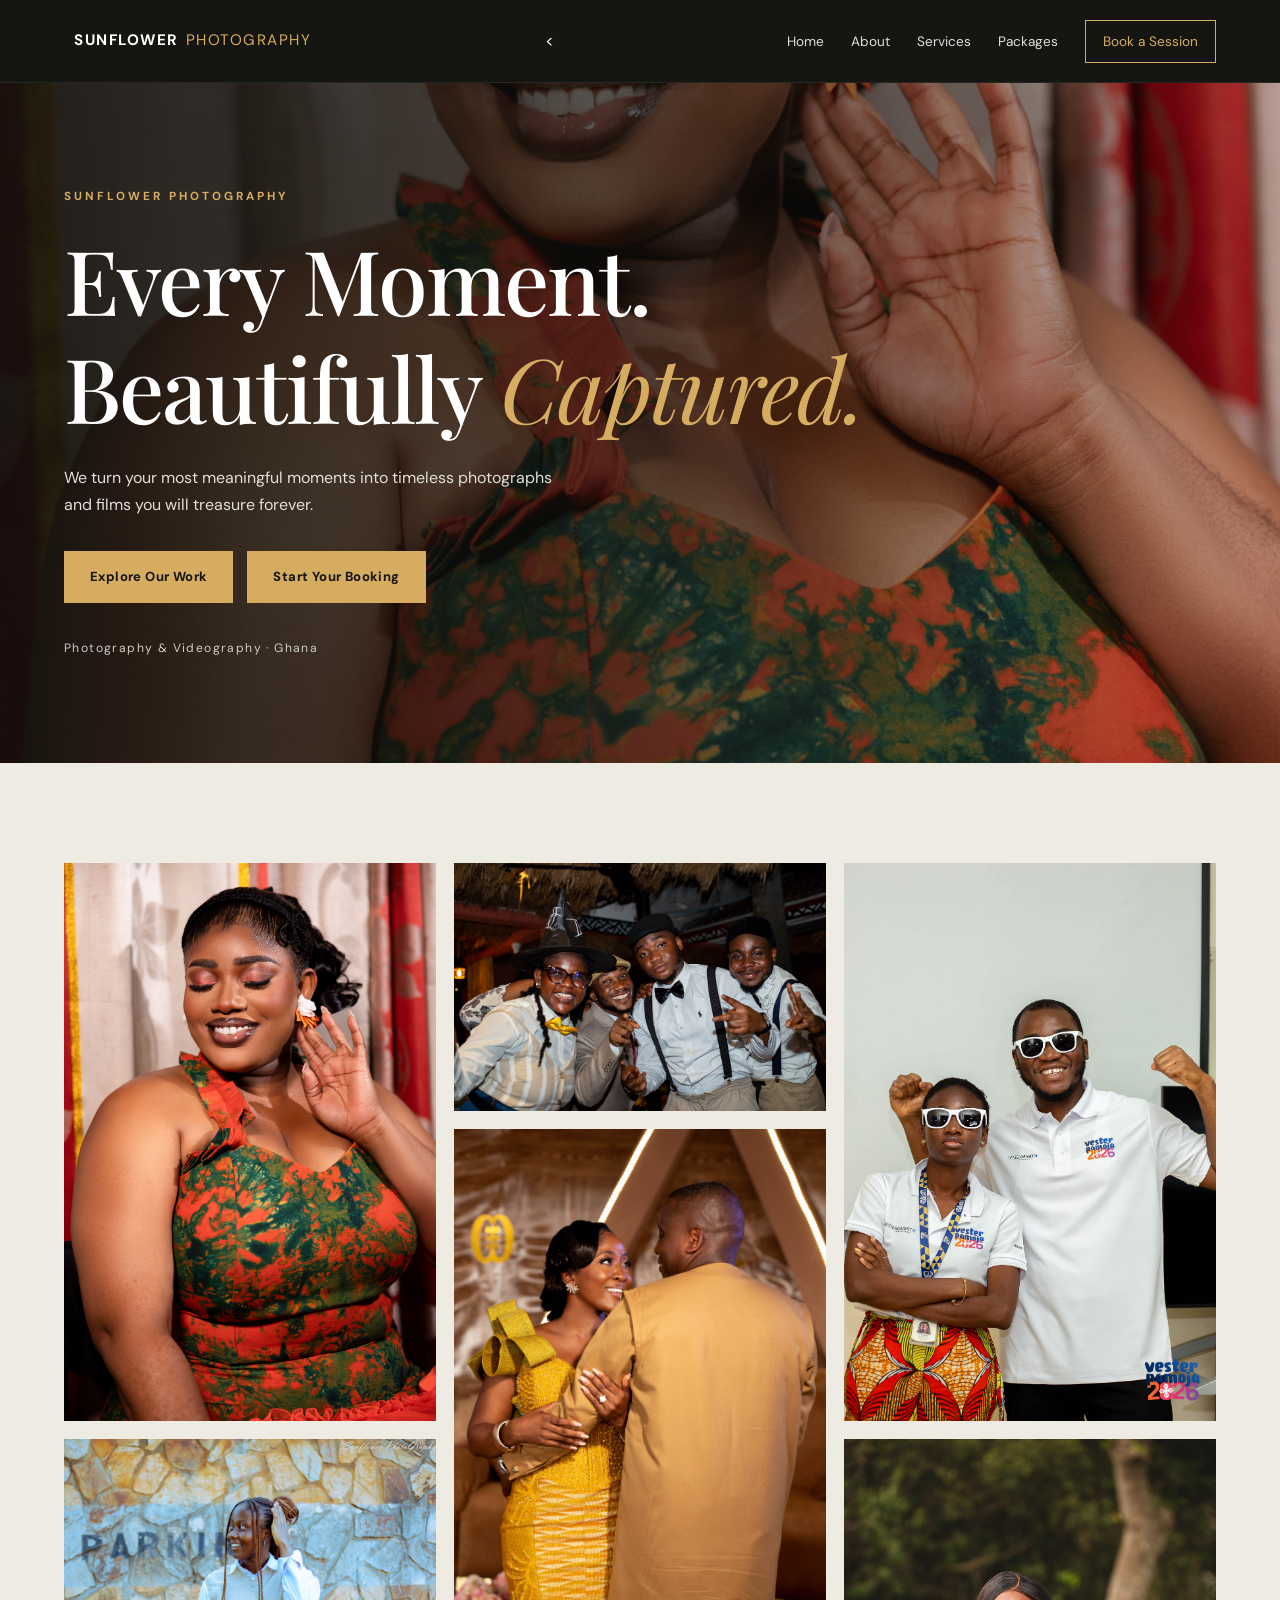
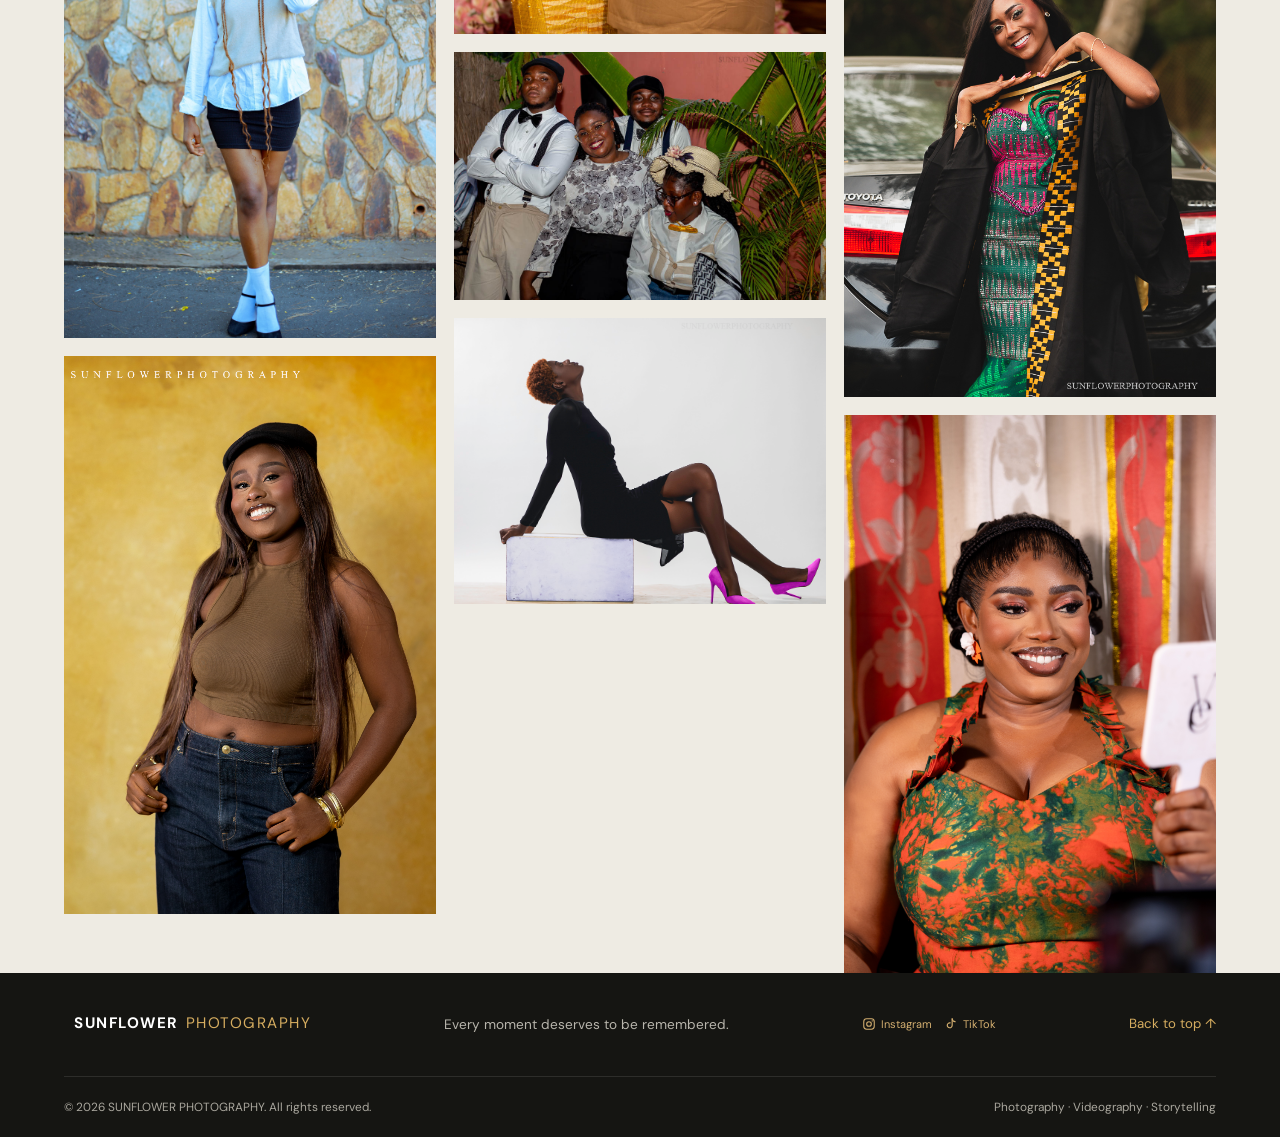
<file: index.html>
<!DOCTYPE html>
<html lang="en">
<head>
    <meta charset="UTF-8">
    <meta name="viewport" content="width=device-width, initial-scale=1.0">
    <meta name="description" content="SUNFLOWER PHOTOGRAPHY - Professional wedding, portrait, event photography and videography in Ghana.">
    <title>SUNFLOWER PHOTOGRAPHY | Every Moment Matters</title>
    <link rel="stylesheet" href="styles.css">
    <link rel="preconnect" href="https://fonts.googleapis.com">
    <link rel="preconnect" href="https://fonts.gstatic.com" crossorigin>
    <link href="https://fonts.googleapis.com/css2?family=DM+Sans:wght@400;500;600;700&family=Playfair+Display:wght@400;500;600;700&display=swap" rel="stylesheet">
</head>
<body>

    <!-- Navigation -->
    <header class="header">
        <nav class="navbar container">
            <a href="#home" class="logo">
                <span class="logo-icon"></span>
                SUNFLOWER<span class="logo-light">PHOTOGRAPHY</span>
            </a>

            <button class="menu-toggle" id="menuToggle"
                    aria-label="Toggle navigation" aria-expanded="false">
                ☰
            </button>

            <
<ul class="nav-links" id="navLinks">
    <li><a href="index.html">Home</a></li>
   <li><a href="about.html">About</a></li>
<li><a href="services.html">Services</a></li>

<li><a href="packages.html">Packages</a></li>
<li><a href="book-a-session.html" class="nav-cta">Book a Session</a></li>
</ul>

            </ul>
        </nav>
    </header>

    <main>
        <!-- Hero Section -->
        <section class="hero" id="home">
            <div class="hero-overlay"></div>
            <div class="hero-content container">
                <p class="eyebrow">SUNFLOWER PHOTOGRAPHY</p>
                <h1>Every Moment.<br>Beautifully <em>Captured.</em></h1>
                <p class="hero-description">
                    We turn your most meaningful moments into timeless
                    photographs and films you will treasure forever.
                </p>
                <div class="hero-buttons">
                    <a href="#portfolio" class="btn btn-gold">Explore Our Work</a>
                  <a href="book-a-session.html" class="btn btn-gold">Start Your Booking</a>
                </div>
                <p class="hero-location">Photography & Videography · Ghana</p>
            </div>
        </section>
        
        <!-- Homepage Photography Gallery -->
        <section class="section portfolio" id="home-gallery">
            <div class="container">
                <div class="gallery">

                    <a class="gallery-item" href="portfolio.html">
                        <img src="img/SunflowerPhotoGraphy.16jpg.jpg" alt="Wedding photography" loading="lazy">
                    </a>

                    <a class="gallery-item" href="portfolio.html">
                        <img src="img/VesterPamoja(420of380).jpg" alt="Event photography" loading="lazy">
                    </a>

                    <a class="gallery-item" href="portfolio.html">
                        <img src="img/SUNFLOWERPHOTOGRAPHY-106.jpg" alt="Portrait photography" loading="lazy">
                    </a>

                    <a class="gallery-item" href="portfolio.html">
                        <img src="img/G46A6371.jpg" alt="Wedding photography" loading="lazy">
                    </a>
                     <a class="gallery-item" href="portfolio.html">
                        <img src="img/gold12-2.jpg" alt="Wedding photography" loading="lazy">
                    </a>

                    <a class="gallery-item" href="portfolio.html">
                        <img src="img/$unflowerPhotoGraphy  (9 of 1).jpg" alt="Celebration photography" loading="lazy">
                    </a>
 <a class="gallery-item" href="portfolio.html">
                        <img src="img/VesterPamoja(142of380).jpg" alt="shot in ghanaian old school dressing photography" loading="lazy">
                    </a>
                    <a class="gallery-item" href="portfolio.html">
                        <img src="img/contact-banner.jpg.jpg" alt="model photography" loading="lazy">
                    </a>
                    <a class="gallery-item" href="portfolio.html">
                        <img src="img/SUNFLOWERPHOTOGRAPHY.1jpg.jpg" alt="birthday photoshoot" loading="lazy">
                    </a>
                    <a class="gallery-item" href="portfolio.html">
                        <img src="img/SunflowerPhotoGraphy.jpg" alt="wedding shot ,the bride was looking in a mirror to admire her looks " loading="lazy">
                    </a>
                </div>
            </div>
        </section>


       

       

        

    <!-- Footer -->
    
<footer class="footer">
    <div class="container footer-main">
        <a href="index.html" class="logo">
            <span class="logo-icon"></span>
            SUNFLOWER<span class="logo-light">PHOTOGRAPHY</span>
        </a>

        <p>Every moment deserves to be remembered.</p>

        
<div class="footer-socials">

    <a href="https://www.instagram.com/sunflowerphotography_c/"
       target="_blank"
       rel="noopener noreferrer"
       aria-label="Visit our Instagram">
        <svg viewBox="0 0 24 24" aria-hidden="true">
            <rect x="3" y="3" width="18" height="18" rx="5"
                  fill="none" stroke="currentColor" stroke-width="1.8"/>
            <circle cx="12" cy="12" r="4"
                    fill="none" stroke="currentColor" stroke-width="1.8"/>
            <circle cx="17.5" cy="6.8" r="1.1" fill="currentColor"/>
        </svg>
        <span>Instagram</span>
    </a>

    <a href="https://www.tiktok.com/@ssunflowerphotography"
       target="_blank"
       rel="noopener noreferrer"
       aria-label="Visit our TikTok">
        <svg viewBox="0 0 24 24" aria-hidden="true">
            <path d="M14 3v11.2a4.2 4.2 0 1 1-3.5-4.1"
                  fill="none" stroke="currentColor"
                  stroke-width="2" stroke-linecap="round"/>
            <path d="M14 3c.4 3 2.2 4.8 5 5"
                  fill="none" stroke="currentColor"
                  stroke-width="2" stroke-linecap="round"/>
        </svg>
        <span>TikTok</span>
    </a>

</div>


        <a href="index.html" class="back-top">Back to top ↑</a>
    </div>

    <div class="container footer-bottom">
        <p>© <span id="year"></span> SUNFLOWER PHOTOGRAPHY. All rights reserved.</p>
        <p>Photography · Videography · Storytelling</p>
    </div>
</footer>


    <script>
        // Mobile navigation
        const menuToggle = document.getElementById("menuToggle");
        const navLinks = document.getElementById("navLinks");

        menuToggle.addEventListener("click", () => {
            const isOpen = navLinks.classList.toggle("active");
            menuToggle.setAttribute("aria-expanded", isOpen);
            menuToggle.textContent = isOpen ? "✕" : "☰";
        });

        document.querySelectorAll(".nav-links a").forEach(link => {
            link.addEventListener("click", () => {
                navLinks.classList.remove("active");
                menuToggle.setAttribute("aria-expanded", "false");
                menuToggle.textContent = "☰";
            });
        });

        // Automatic copyright year
        document.getElementById("year").textContent = new Date().getFullYear();

        // Booking enquiry via WhatsApp
        document.getElementById("bookingForm").addEventListener("submit", function(event) {
            event.preventDefault();

            // Replace this placeholder with your WhatsApp number,
            // including country code, without + or spaces.
            const whatsappNumber = "233558882868";

            if (!/^233\d{9}$/.test(whatsappNumber)) {
                document.getElementById("formNote").textContent =
                    "Please add your WhatsApp number in the website code before using the booking form.";
                return;
            }

            const data = new FormData(this);
            const message = [
                "Hello SUNFLOWER PHOTOGRAPHY, I would like to make a booking enquiry.",
                "",
                "Name: " + data.get("name"),
                "Phone: " + data.get("phone"),
                "Service: " + data.get("service"),
                "Event date: " + (data.get("date") || "Not specified"),
                "Location: " + (data.get("location") || "Not specified"),
                "Details: " + (data.get("message") || "Not specified")
            ].join("\n");

            window.open(
                "https://wa.me/" + whatsappNumber + "?text=" + encodeURIComponent(message),
                "_blank",
                "noopener,noreferrer"
            );
        });
    </script>
<script>
document.addEventListener("DOMContentLoaded", function () {

    const gallery = document.querySelector("#home-gallery .gallery");
    const items = Array.from(gallery.querySelectorAll(".gallery-item"));

    const gap = 18;

    function arrangeGallery() {

        const galleryWidth = gallery.clientWidth;

        if (!galleryWidth) return;

        let columns = 3;

        if (window.innerWidth <= 768) {
            columns = 2;
        }

        if (window.innerWidth <= 480) {
            columns = 2;
        }

        const columnWidth =
            (galleryWidth - gap * (columns - 1)) / columns;

        let columnHeights = Array(columns).fill(0);

        items.forEach(item => {

            item.style.width = columnWidth + "px";

            const shortestColumn =
                columnHeights.indexOf(Math.min(...columnHeights));

            const imageHeight = item.offsetHeight;

            const left = shortestColumn * (columnWidth + gap);
            const top = columnHeights[shortestColumn];

            item.style.left = left + "px";
            item.style.top = top + "px";

            columnHeights[shortestColumn] += imageHeight + gap;

        });

        gallery.style.height =
            Math.max(...columnHeights) - gap + "px";
    }

    items.forEach(item => {
        const img = item.querySelector("img");

        if (!img.complete) {
            img.addEventListener("load", arrangeGallery);
            img.addEventListener("error", arrangeGallery);
        }
    });

    window.addEventListener("load", arrangeGallery);
    window.addEventListener("resize", arrangeGallery);

    arrangeGallery();

});
</script>
</body>
</html>
</file>
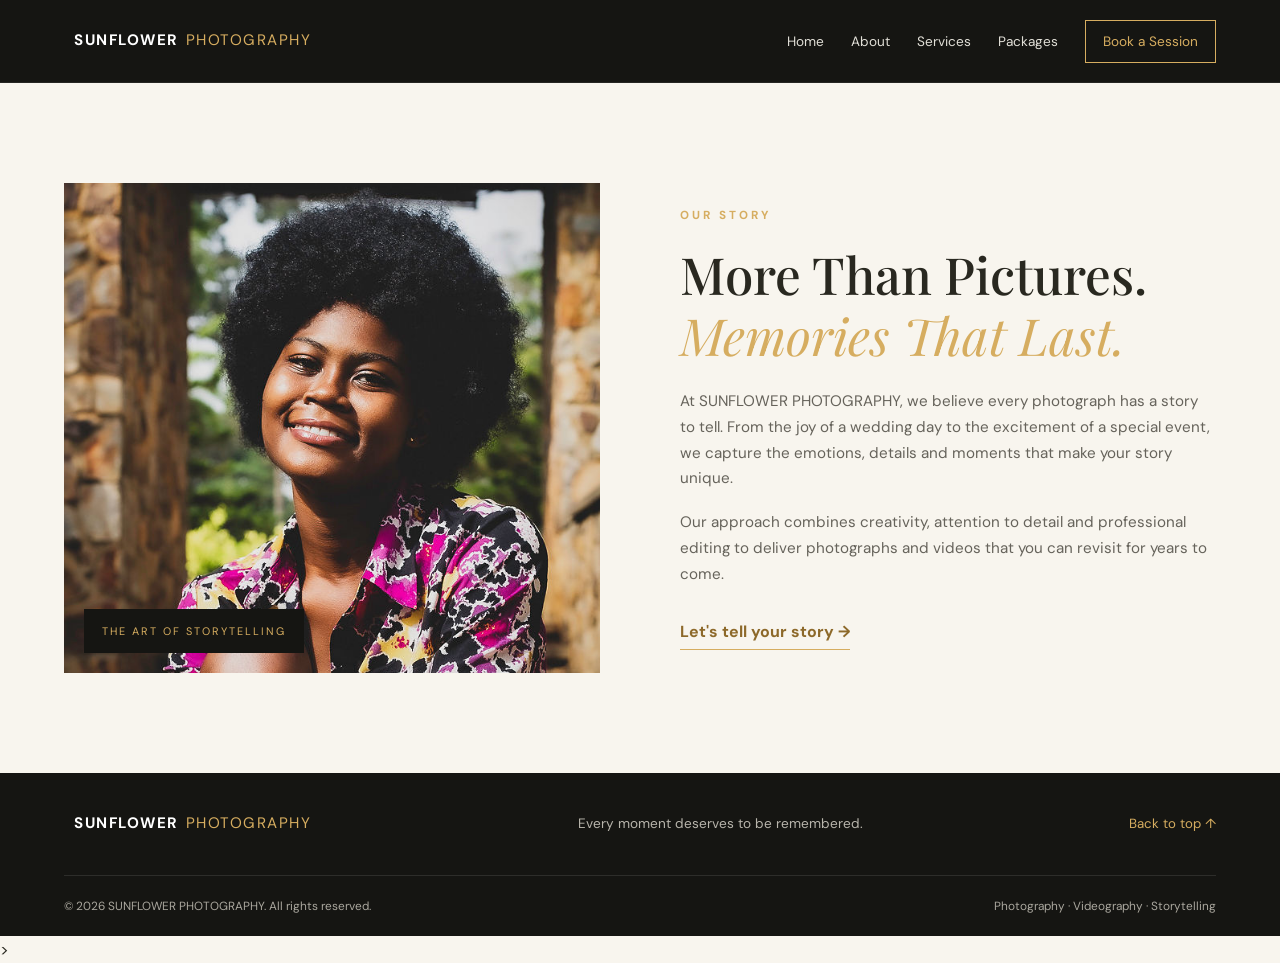
<file: about.html>
<!DOCTYPE html>
<html lang="en">

<head>
    <meta charset="UTF-8">
    <meta name="viewport" content="width=device-width, initial-scale=1.0">

    <meta name="description" content="Discover the story behind SUNFLOWER PHOTOGRAPHY. We capture beautiful moments through professional photography and videography in Ghana.">

    <title>About Us | SUNFLOWER PHOTOGRAPHY</title>

    <!-- Existing Website Stylesheet -->
    <link rel="stylesheet" href="styles.css">

    <!-- Google Fonts -->
    <link rel="preconnect" href="https://fonts.googleapis.com">
    <link rel="preconnect" href="https://fonts.gstatic.com" crossorigin>

    <link href="https://fonts.googleapis.com/css2?family=DM+Sans:wght@400;500;600;700&family=Playfair+Display:wght@400;500;600;700&display=swap" rel="stylesheet">

</head>

<body>

    <!-- NAVIGATION -->
    <header class="header">

        <nav class="navbar container">

            <a href="index.html" class="logo">
                <span class="logo-icon"></span>
                SUNFLOWER<span class="logo-light">PHOTOGRAPHY</span>
            </a>

            <button class="menu-toggle" id="menuToggle"
                    aria-label="Toggle navigation"
                    aria-expanded="false">
                ☰
            </button>

            <ul class="nav-links" id="navLinks">

                <li><a href="index.html">Home</a></li>
<li><a href="about.html">About</a></li>
<li><a href="services.html">Services</a></li>

<li><a href="packages.html">Packages</a></li>
<li><a href="book-a-session.html" class="nav-cta">Book a Session</a></li>
                    </a>
                </li>

            </ul>

        </nav>

    </header>


    <!-- MAIN CONTENT -->
    <main>

        <!-- OUR STORY SECTION -->
        <section class="section about">

            <div class="container about-grid">

                <!-- IMAGE -->
                <div class="about-image">

                    <img
                        src="img/$unflowerPhotoGraphy(akua).jpg"
                        alt="SUNFLOWER PHOTOGRAPHY professional photography"
                        loading="lazy"
                    >

                    <div class="image-caption">
                        THE ART OF STORYTELLING
                    </div>

                </div>


                <!-- OUR STORY TEXT -->
                <div class="about-content">

                    <p class="eyebrow">
                        OUR STORY
                    </p>

                    <h2>
                        More Than Pictures.<br>
                        <em>Memories That Last.</em>
                    </h2>

                    <p>
                        At SUNFLOWER PHOTOGRAPHY, we believe every
                        photograph has a story to tell. From the joy
                        of a wedding day to the excitement of a special
                        event, we capture the emotions, details and
                        moments that make your story unique.
                    </p>

                    <p>
                        Our approach combines creativity, attention
                        to detail and professional editing to deliver
                        photographs and videos that you can revisit
                        for years to come.
                    </p>

                    <a href="book-a-session.html" class="text-link">Let's tell your story →</a>
                       
                    

                </div>

            </div>

        </section>

    </main>


    <!-- FOOTER -->
    <footer class="footer">

        <div class="container footer-main">

            <a href="index.html" class="logo">

                <span class="logo-icon"></span>

                SUNFLOWER<span class="logo-light">PHOTOGRAPHY</span>

            </a>

            <p>
                Every moment deserves to be remembered.
            </p>

            <a href="#" class="back-top">
                Back to top ↑
            </a>

        </div>


        <div class="container footer-bottom">

            <p>
                © <span id="year"></span>
                SUNFLOWER PHOTOGRAPHY. All rights reserved.
            </p>

            <p>
                Photography · Videography · Storytelling
            </p>

        </div>

    </footer>


    <!-- JAVASCRIPT -->
    <script>

        // Mobile Navigation
        const menuToggle = document.getElementById("menuToggle");

        const navLinks = document.getElementById("navLinks");

        menuToggle.addEventListener("click", () => {

            const isOpen = navLinks.classList.toggle("active");

            menuToggle.setAttribute("aria-expanded", isOpen);

            menuToggle.textContent = isOpen ? "✕" : "☰";

        });


        // Close Mobile Menu After Clicking a Link
        document.querySelectorAll(".nav-links a").forEach(link => {

            link.addEventListener("click", () => {

                navLinks.classList.remove("active");

                menuToggle.setAttribute("aria-expanded", "false");

                menuToggle.textContent = "☰";

            });

        });


        // Automatic Copyright Year
        document.getElementById("year").textContent =
            new Date().getFullYear();

    </script>

</body>

</html>

>
</file>
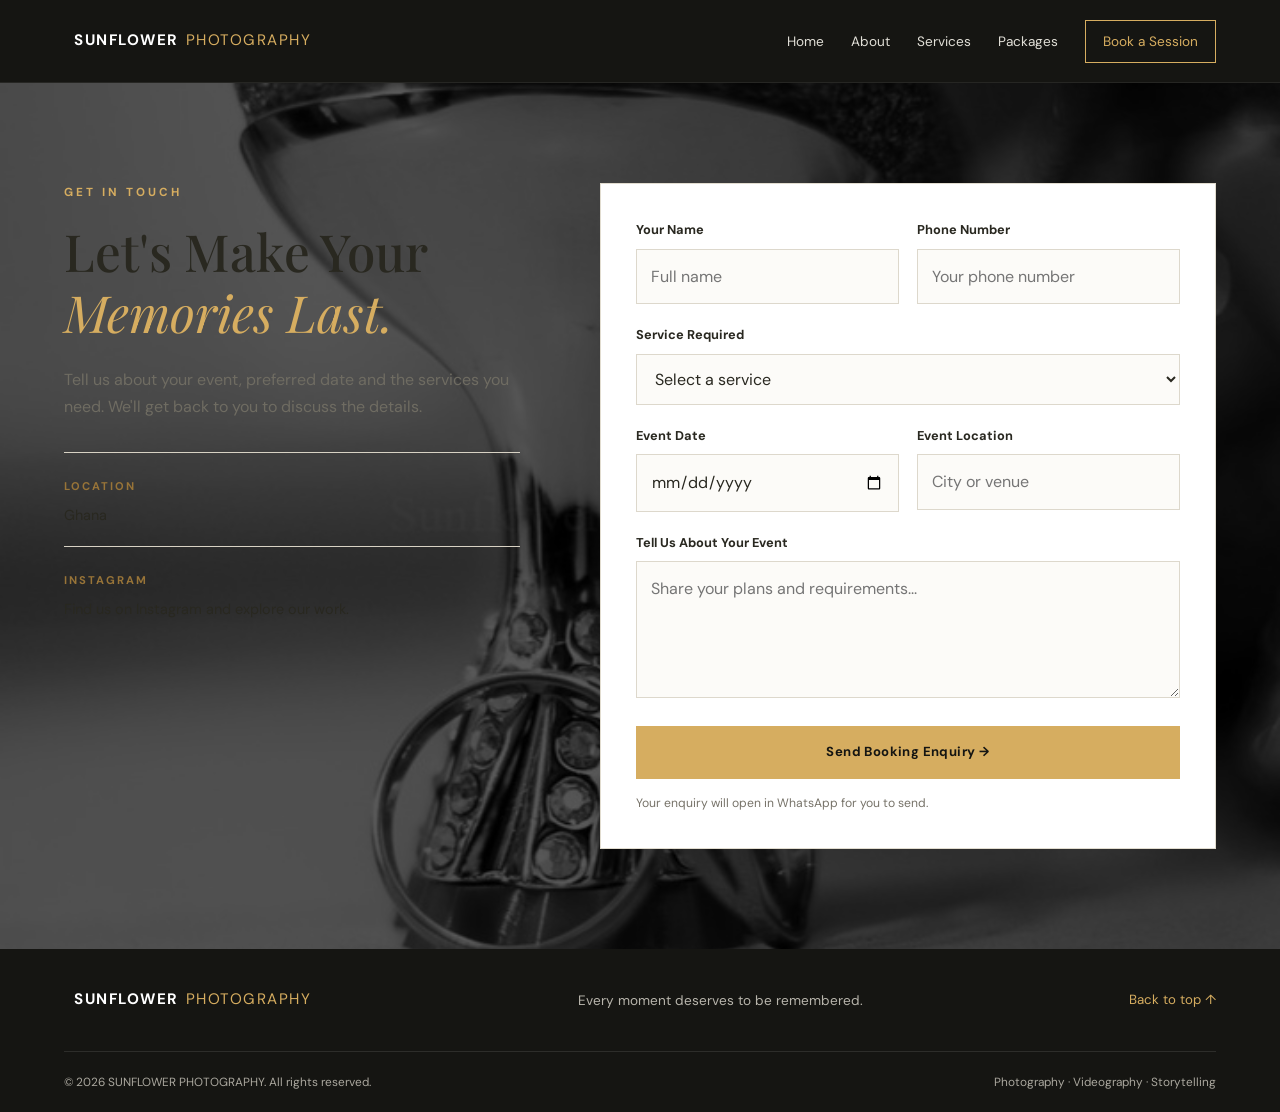
<file: book-a-session.html>
<!DOCTYPE html>
<html lang="en">
<head>
    <meta charset="UTF-8">
    <meta name="viewport" content="width=device-width, initial-scale=1.0">
    <meta name="description" content="Book your wedding, portrait, event photography and videography with SUNFLOWER PHOTOGRAPHY in Ghana.">

    <title>Book a Session | SUNFLOWER PHOTOGRAPHY</title>

    <link rel="stylesheet" href="styles.css">

    <link rel="preconnect" href="https://fonts.googleapis.com">
    <link rel="preconnect" href="https://fonts.gstatic.com" crossorigin>

    <link href="https://fonts.googleapis.com/css2?family=DM+Sans:wght@400;500;600;700&family=Playfair+Display:wght@400;500;600;700&display=swap" rel="stylesheet">
</head>

<body>

    <!-- Navigation -->
    <header class="header">
        <nav class="navbar container">

            <a href="index.html" class="logo">
                <span class="logo-icon"></span>
                SUNFLOWER<span class="logo-light">PHOTOGRAPHY</span>
            </a>

            <button class="menu-toggle" id="menuToggle"
                    aria-label="Toggle navigation" aria-expanded="false">
                ☰
            </button>

            <ul class="nav-links" id="navLinks">
               <li><a href="index.html">Home</a></li>
<li><a href="about.html">About</a></li>
<li><a href="services.html">Services</a></li>

<li><a href="packages.html">Packages</a></li>
<li><a href="book-a-session.html" class="nav-cta">Book a Session</a></li>
            </ul>

        </nav>
    </header>

    <main>

        <!-- Contact / Book a Session -->
        <section class="section contact" id="contact">

            <div class="container contact-grid">

                <div class="contact-intro">

                    <p class="eyebrow">GET IN TOUCH</p>

                    <h2>Let's Make Your<br><em>Memories Last.</em></h2>

                    <p>
                        Tell us about your event, preferred date and the
                        services you need. We'll get back to you to
                        discuss the details.
                    </p>

                    <div class="contact-detail">
                        <span>LOCATION</span>
                        <p>Ghana</p>
                    </div>

                    <div class="contact-detail">
                        <span>INSTAGRAM</span>
                        <p>Find us on Instagram and explore our work.</p>
                    </div>

                </div>

                <!-- Booking Form -->
                <form class="contact-form" id="bookingForm">

                    <div class="form-row">

                        <div class="form-group">
                            <label for="name">Your Name</label>
                            <input type="text" id="name" name="name"
                                   required placeholder="Full name">
                        </div>

                        <div class="form-group">
                            <label for="phone">Phone Number</label>
                            <input type="tel" id="phone" name="phone"
                                   required placeholder="Your phone number">
                        </div>

                    </div>

                    <div class="form-group">
                        <label for="service">Service Required</label>

                        <select id="service" name="service" required>
                            <option value="">Select a service</option>
                            <option>Wedding Photography</option>
                            <option>Event Photography</option>
                            <option>Portrait Photography</option>
                            <option>Videography</option>
                            <option>Photography & Videography</option>
                            <option>Other</option>
                        </select>
                    </div>

                    <div class="form-row">

                        <div class="form-group">
                            <label for="date">Event Date</label>
                            <input type="date" id="date" name="date">
                        </div>

                        <div class="form-group">
                            <label for="location">Event Location</label>
                            <input type="text" id="location" name="location"
                                   placeholder="City or venue">
                        </div>

                    </div>

                    <div class="form-group">
                        <label for="message">Tell Us About Your Event</label>

                        <textarea id="message" name="message" rows="4"
                                  placeholder="Share your plans and requirements..."></textarea>
                    </div>

                    <button type="submit" class="btn btn-gold form-submit">
                        Send Booking Enquiry →
                    </button>

                    <p class="form-note" id="formNote">
                        Your enquiry will open in WhatsApp for you to send.
                    </p>

                </form>

            </div>

        </section>

    </main>

    <!-- Footer -->
    <footer class="footer">

        <div class="container footer-main">

            <a href="index.html" class="logo">
                <span class="logo-icon"></span>
                SUNFLOWER<span class="logo-light">PHOTOGRAPHY</span>
            </a>

            <p>Every moment deserves to be remembered.</p>

            <a href="#" class="back-top">Back to top ↑</a>

        </div>

        <div class="container footer-bottom">

            <p>
                © <span id="year"></span> SUNFLOWER PHOTOGRAPHY.
                All rights reserved.
            </p>

            <p>Photography · Videography · Storytelling</p>

        </div>

    </footer>

    <script>

        // Mobile navigation
        const menuToggle = document.getElementById("menuToggle");
        const navLinks = document.getElementById("navLinks");

        menuToggle.addEventListener("click", () => {

            const isOpen = navLinks.classList.toggle("active");

            menuToggle.setAttribute("aria-expanded", isOpen);
            menuToggle.textContent = isOpen ? "✕" : "☰";

        });

        document.querySelectorAll(".nav-links a").forEach(link => {

            link.addEventListener("click", () => {

                navLinks.classList.remove("active");

                menuToggle.setAttribute("aria-expanded", "false");
                menuToggle.textContent = "☰";

            });

        });

        // Automatic copyright year
        document.getElementById("year").textContent =
            new Date().getFullYear();

        // Booking enquiry via WhatsApp
        document.getElementById("bookingForm").addEventListener("submit", function(event) {

            event.preventDefault();

            const whatsappNumber = "233558882868";

            const data = new FormData(this);

            const message = [
                "Hello SUNFLOWER PHOTOGRAPHY, I would like to make a booking enquiry.",
                "",
                "Name: " + data.get("name"),
                "Phone: " + data.get("phone"),
                "Service: " + data.get("service"),
                "Event date: " + (data.get("date") || "Not specified"),
                "Location: " + (data.get("location") || "Not specified"),
                "Details: " + (data.get("message") || "Not specified")
            ].join("\n");

            window.open(
                "https://wa.me/" + whatsappNumber + "?text=" + encodeURIComponent(message),
                "_blank",
                "noopener,noreferrer"
            );

        });

    </script>

</body>
</html>
</file>
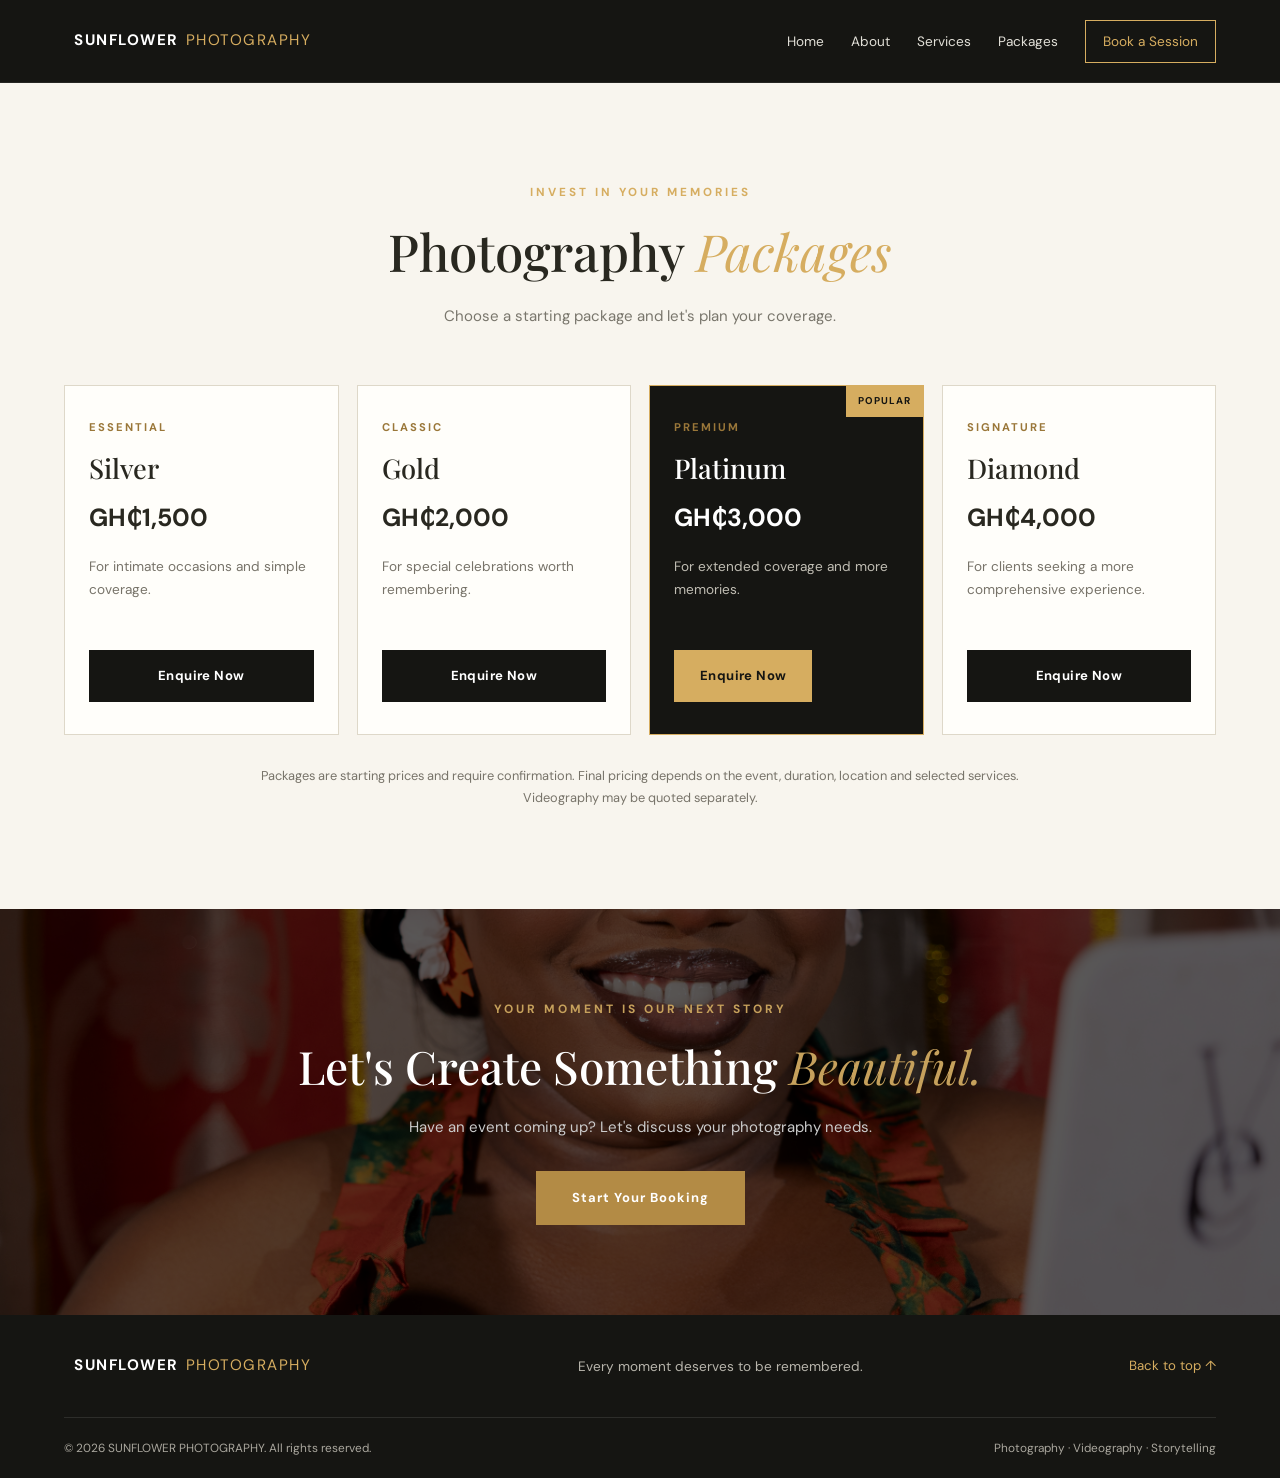
<file: packages.html>
<!DOCTYPE html>
<html lang="en">
<head>
    <meta charset="UTF-8">
    <meta name="viewport" content="width=device-width, initial-scale=1.0">
    <meta name="description" content="Explore photography packages from SUNFLOWER PHOTOGRAPHY in Ghana.">
    <title>Photography Packages | SUNFLOWER PHOTOGRAPHY</title>

    <link rel="stylesheet" href="styles.css">

    <link rel="preconnect" href="https://fonts.googleapis.com">
    <link rel="preconnect" href="https://fonts.gstatic.com" crossorigin>

    <link href="https://fonts.googleapis.com/css2?family=DM+Sans:wght@400;500;600;700&family=Playfair+Display:wght@400;500;600;700&display=swap" rel="stylesheet">
</head>

<body id="top">

    <!-- Navigation -->
    <header class="header">
        <nav class="navbar container">

            <a href="index.html" class="logo">
                <span class="logo-icon"></span>
                SUNFLOWER<span class="logo-light">PHOTOGRAPHY</span>
            </a>

            <button class="menu-toggle" id="menuToggle"
                    aria-label="Toggle navigation" aria-expanded="false">
                ☰
            </button>

            <ul class="nav-links" id="navLinks">
               <li><a href="index.html">Home</a></li>
<li><a href="about.html">About</a></li>
<li><a href="services.html">Services</a></li>

<li><a href="packages.html">Packages</a></li>
<li><a href="book-a-session.html" class="nav-cta">Book a Session</a></li>
            </ul>

        </nav>
    </header>

    <main>

        <!-- Packages -->
        <section class="section packages" id="packages">

            <div class="container">

                <div class="section-heading">
                    <p class="eyebrow">INVEST IN YOUR MEMORIES</p>
                    <h2>Photography <em>Packages</em></h2>
                    <p>Choose a starting package and let's plan your coverage.</p>
                </div>

                <div class="package-grid">

                    <article class="package-card">
                        <p class="package-type">ESSENTIAL</p>
                        <h3>Silver</h3>
                        <p class="package-price">GH₵1,500</p>
                        <p class="package-description">
                            For intimate occasions and simple coverage.
                        </p>
                        <a href="book-a-session.html" class="btn btn-dark">Enquire Now</a>
                    </article>

                    <article class="package-card">
                        <p class="package-type">CLASSIC</p>
                        <h3>Gold</h3>
                        <p class="package-price">GH₵2,000</p>
                        <p class="package-description">
                            For special celebrations worth remembering.
                        </p>
                        <a href="book-a-session.html" class="btn btn-dark">Enquire Now</a>
                    </article>

                    <article class="package-card featured">
                        <span class="popular-label">POPULAR</span>
                        <p class="package-type">PREMIUM</p>
                        <h3>Platinum</h3>
                        <p class="package-price">GH₵3,000</p>
                        <p class="package-description">
                            For extended coverage and more memories.
                        </p>
                        <a href="book-a-session.html" class="btn btn-gold">Enquire Now</a>
                    </article>

                    <article class="package-card">
                        <p class="package-type">SIGNATURE</p>
                        <h3>Diamond</h3>
                        <p class="package-price">GH₵4,000</p>
                        <p class="package-description">
                            For clients seeking a more comprehensive experience.
                        </p>
                        <a href="book-a-session.html" class="btn btn-dark">Enquire Now</a>
                    </article>

                </div>

                <p class="package-note">
                    Packages are starting prices and require confirmation.
                    Final pricing depends on the event, duration, location
                    and selected services. Videography may be quoted separately.
                </p>

            </div>

        </section>

        <!-- Booking Banner -->
        <section class="booking-banner">

            <div class="container booking-content">

                <p class="eyebrow">YOUR MOMENT IS OUR NEXT STORY</p>

                <h2>Let's Create Something <em>Beautiful.</em></h2>

                <p>Have an event coming up? Let's discuss your photography needs.</p>

                <a href="book-a-session.html" class="btn btn-gold">Start Your Booking</a>

            </div>

        </section>

    </main>

    <!-- Footer -->
    <footer class="footer">

        <div class="container footer-main">

            <a href="index.html" class="logo">
                <span class="logo-icon"></span>
                SUNFLOWER<span class="logo-light">PHOTOGRAPHY</span>
            </a>

            <p>Every moment deserves to be remembered.</p>

            <a href="#top" class="back-top">Back to top ↑</a>

        </div>

        <div class="container footer-bottom">

            <p>© <span id="year"></span> SUNFLOWER PHOTOGRAPHY. All rights reserved.</p>

            <p>Photography · Videography · Storytelling</p>

        </div>

    </footer>

    <script>

        const menuToggle = document.getElementById("menuToggle");
        const navLinks = document.getElementById("navLinks");

        menuToggle.addEventListener("click", () => {
            const isOpen = navLinks.classList.toggle("active");
            menuToggle.setAttribute("aria-expanded", isOpen);
            menuToggle.textContent = isOpen ? "✕" : "☰";
        });

        document.querySelectorAll(".nav-links a").forEach(link => {
            link.addEventListener("click", () => {
                navLinks.classList.remove("active");
                menuToggle.setAttribute("aria-expanded", "false");
                menuToggle.textContent = "☰";
            });
        });

        document.getElementById("year").textContent = new Date().getFullYear();

    </script>

</body>
</html>
</file>
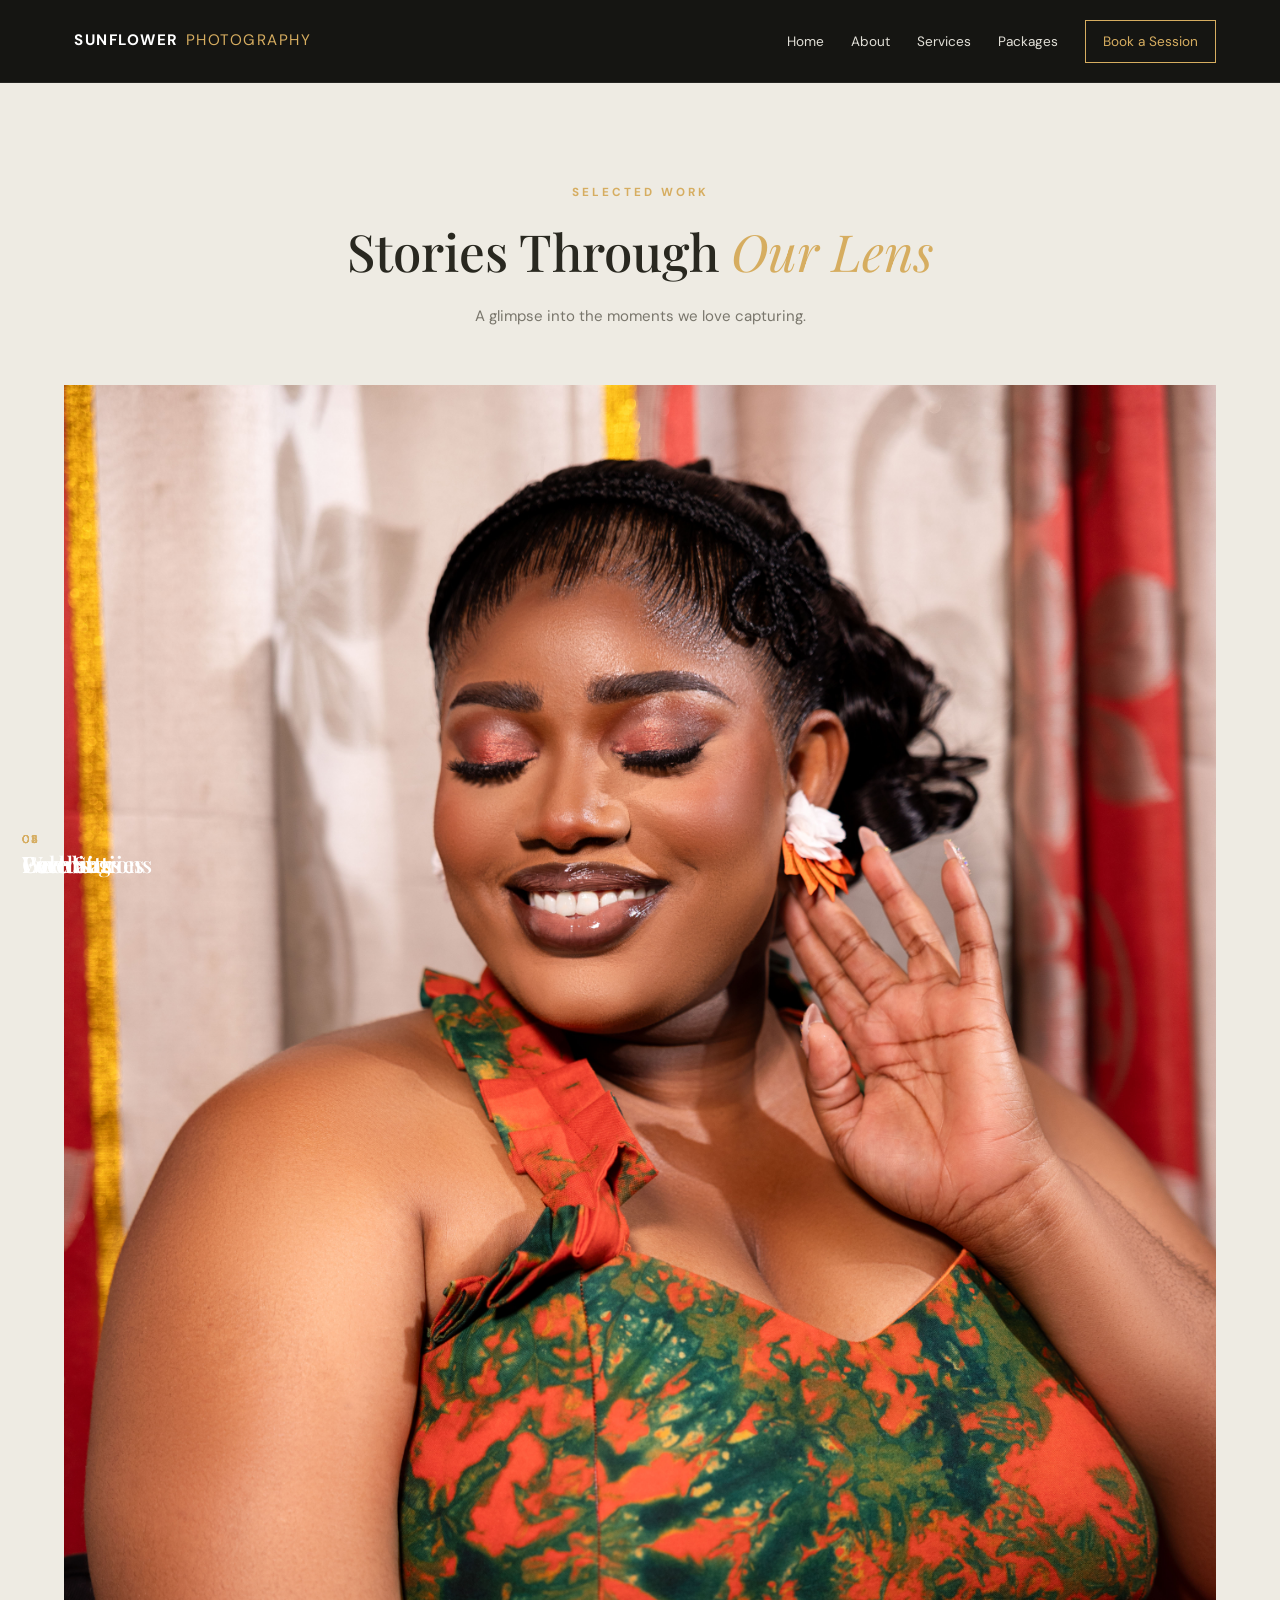
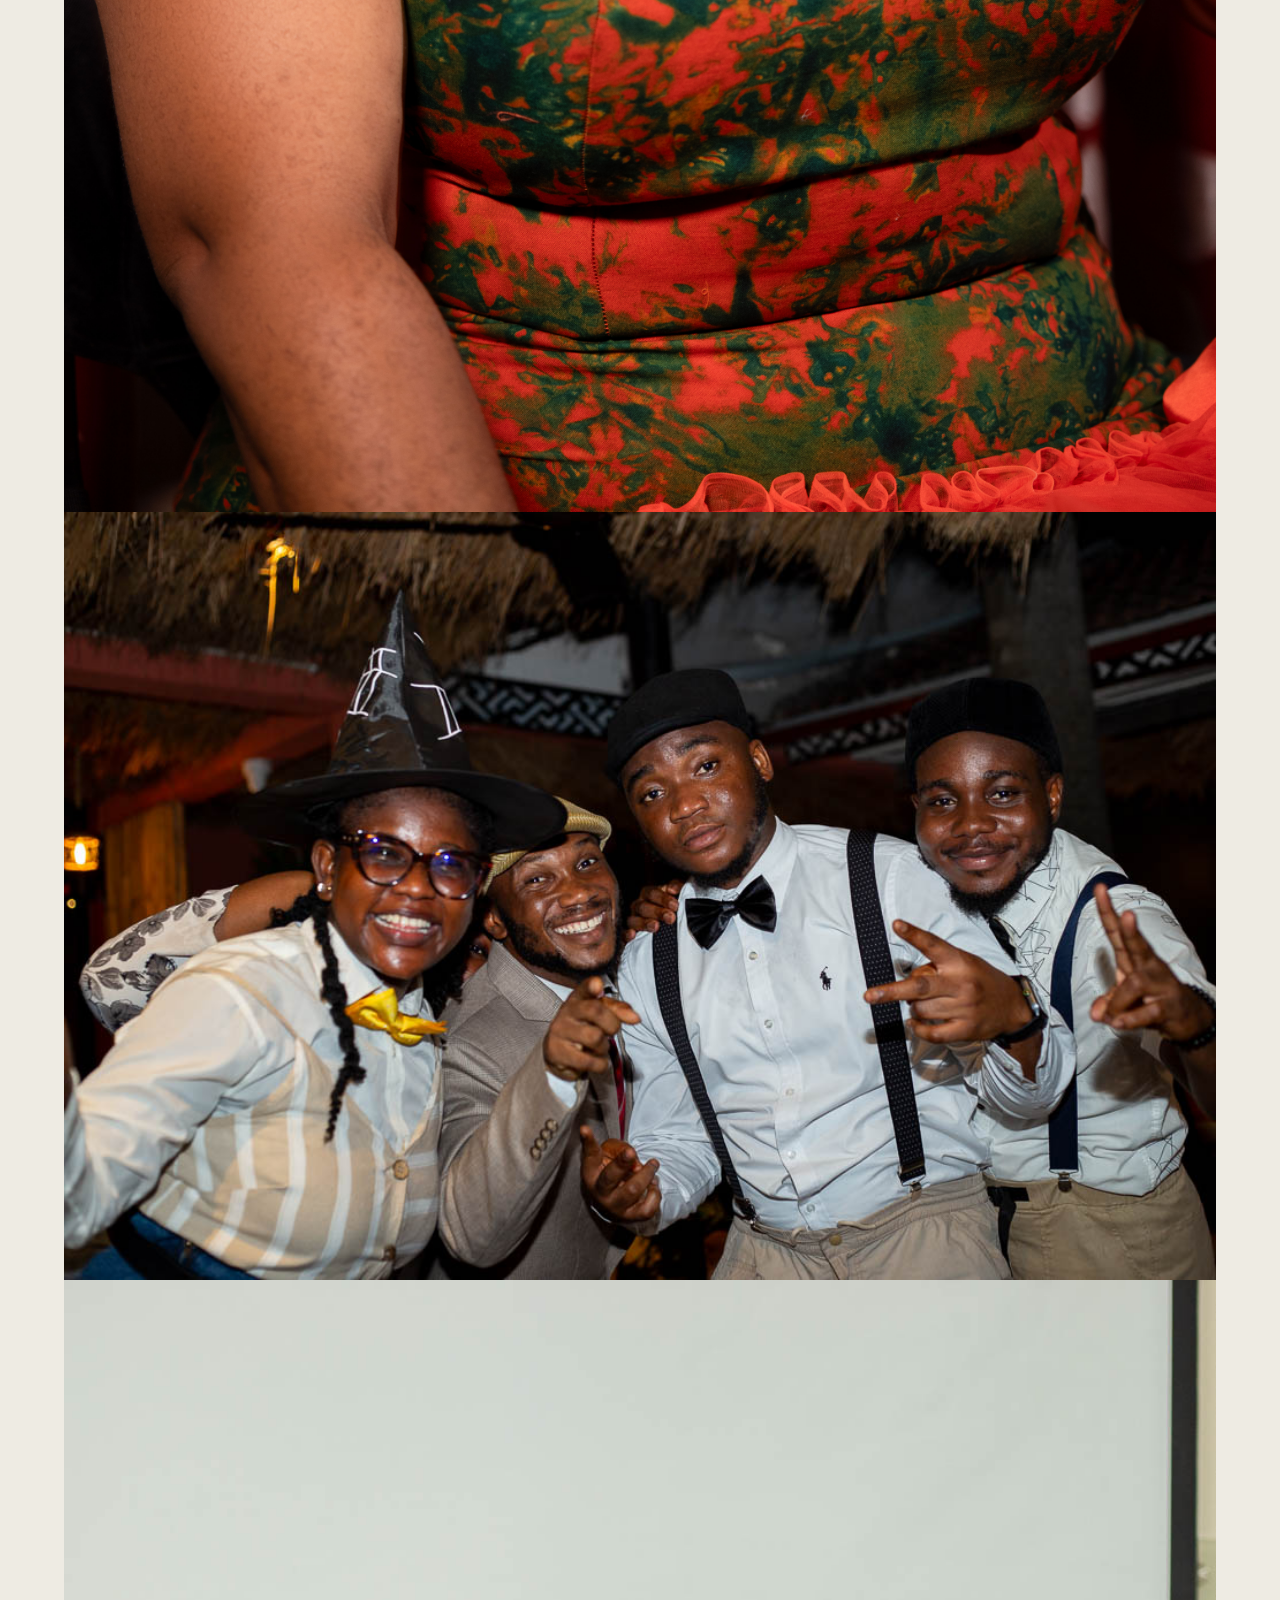
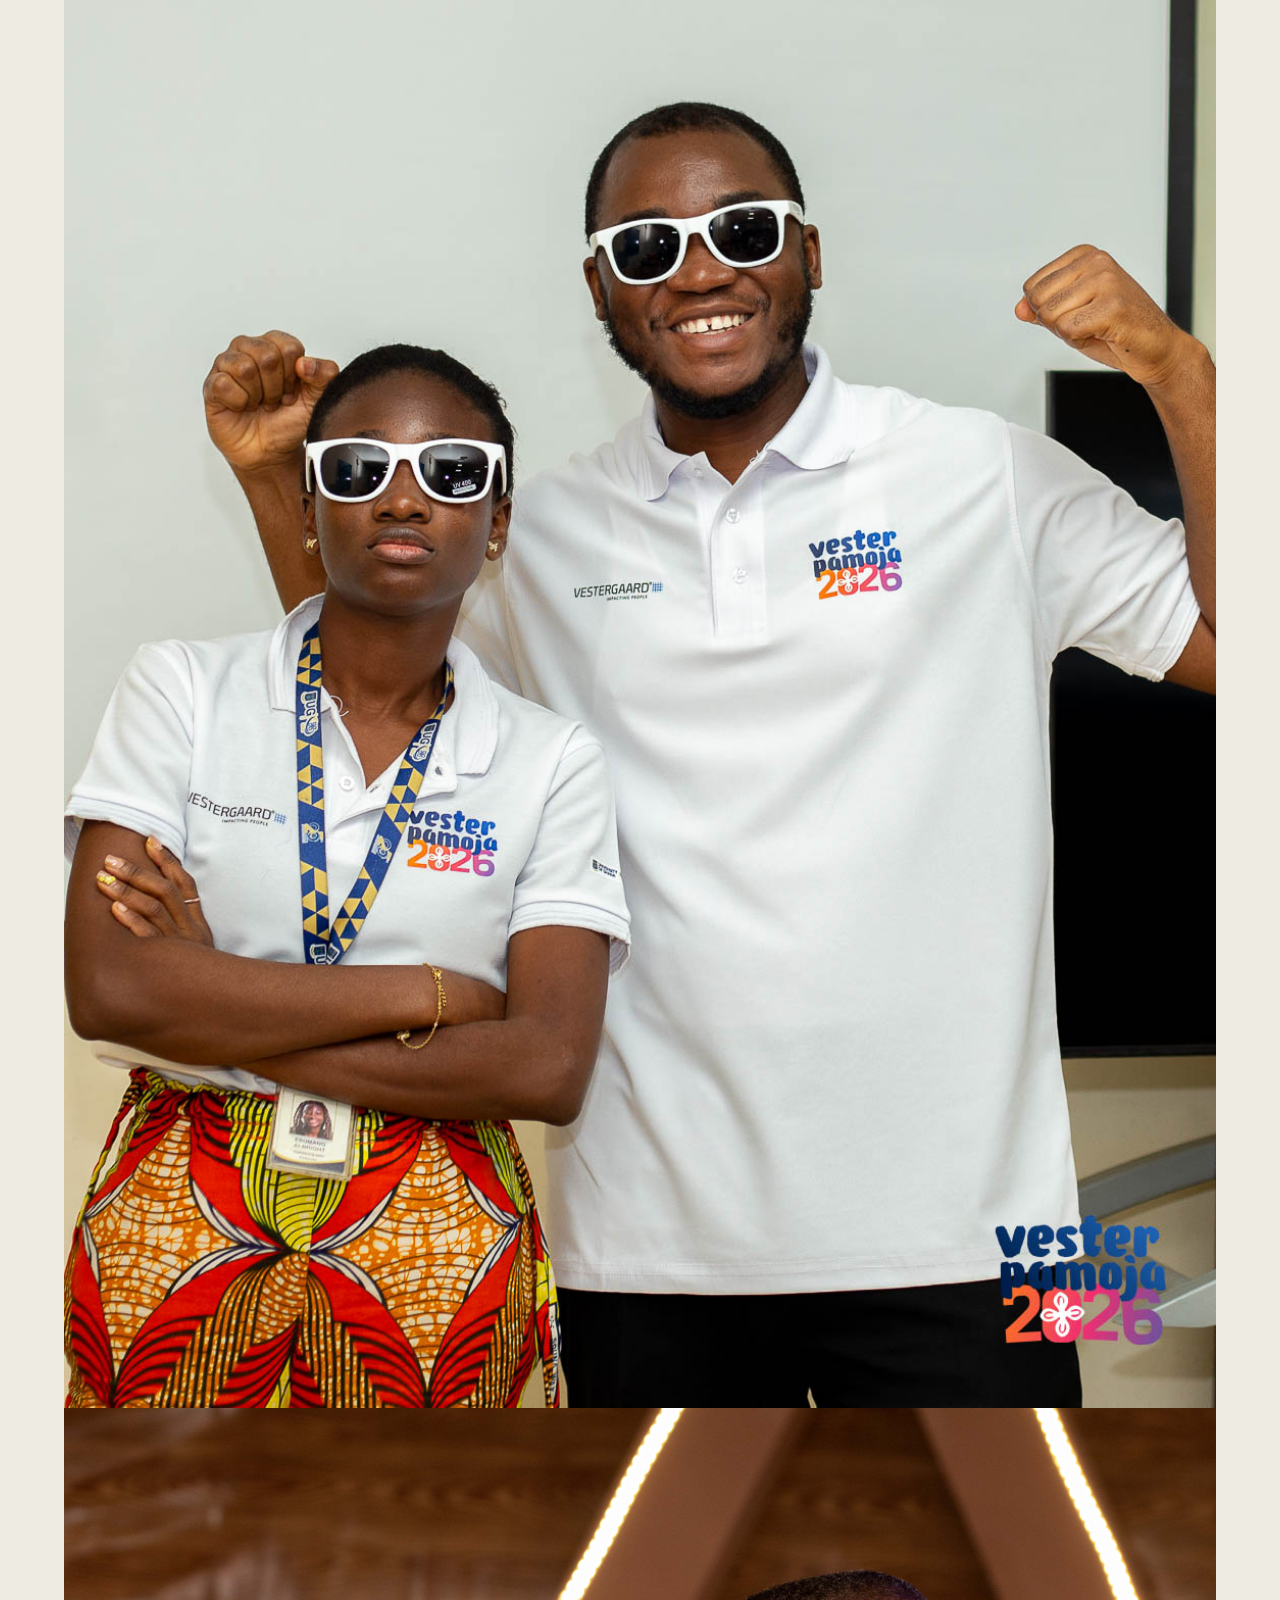
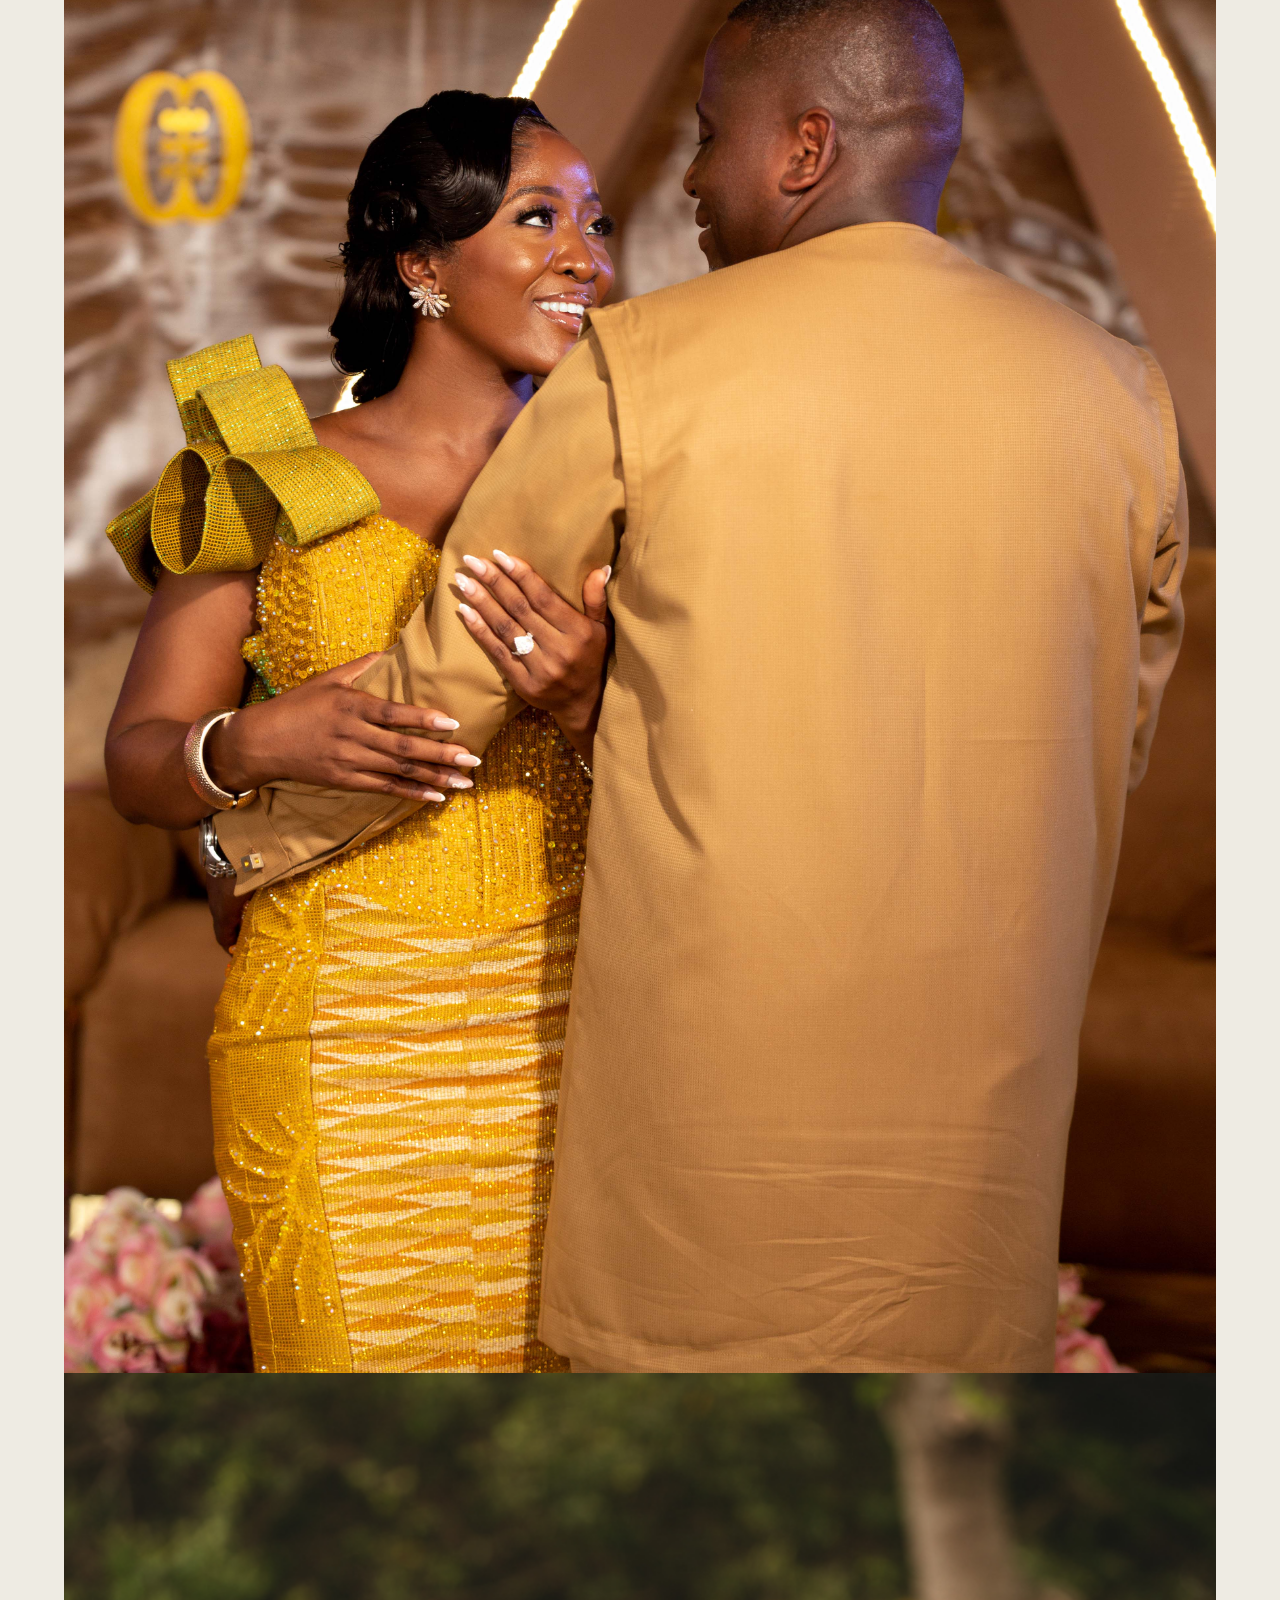
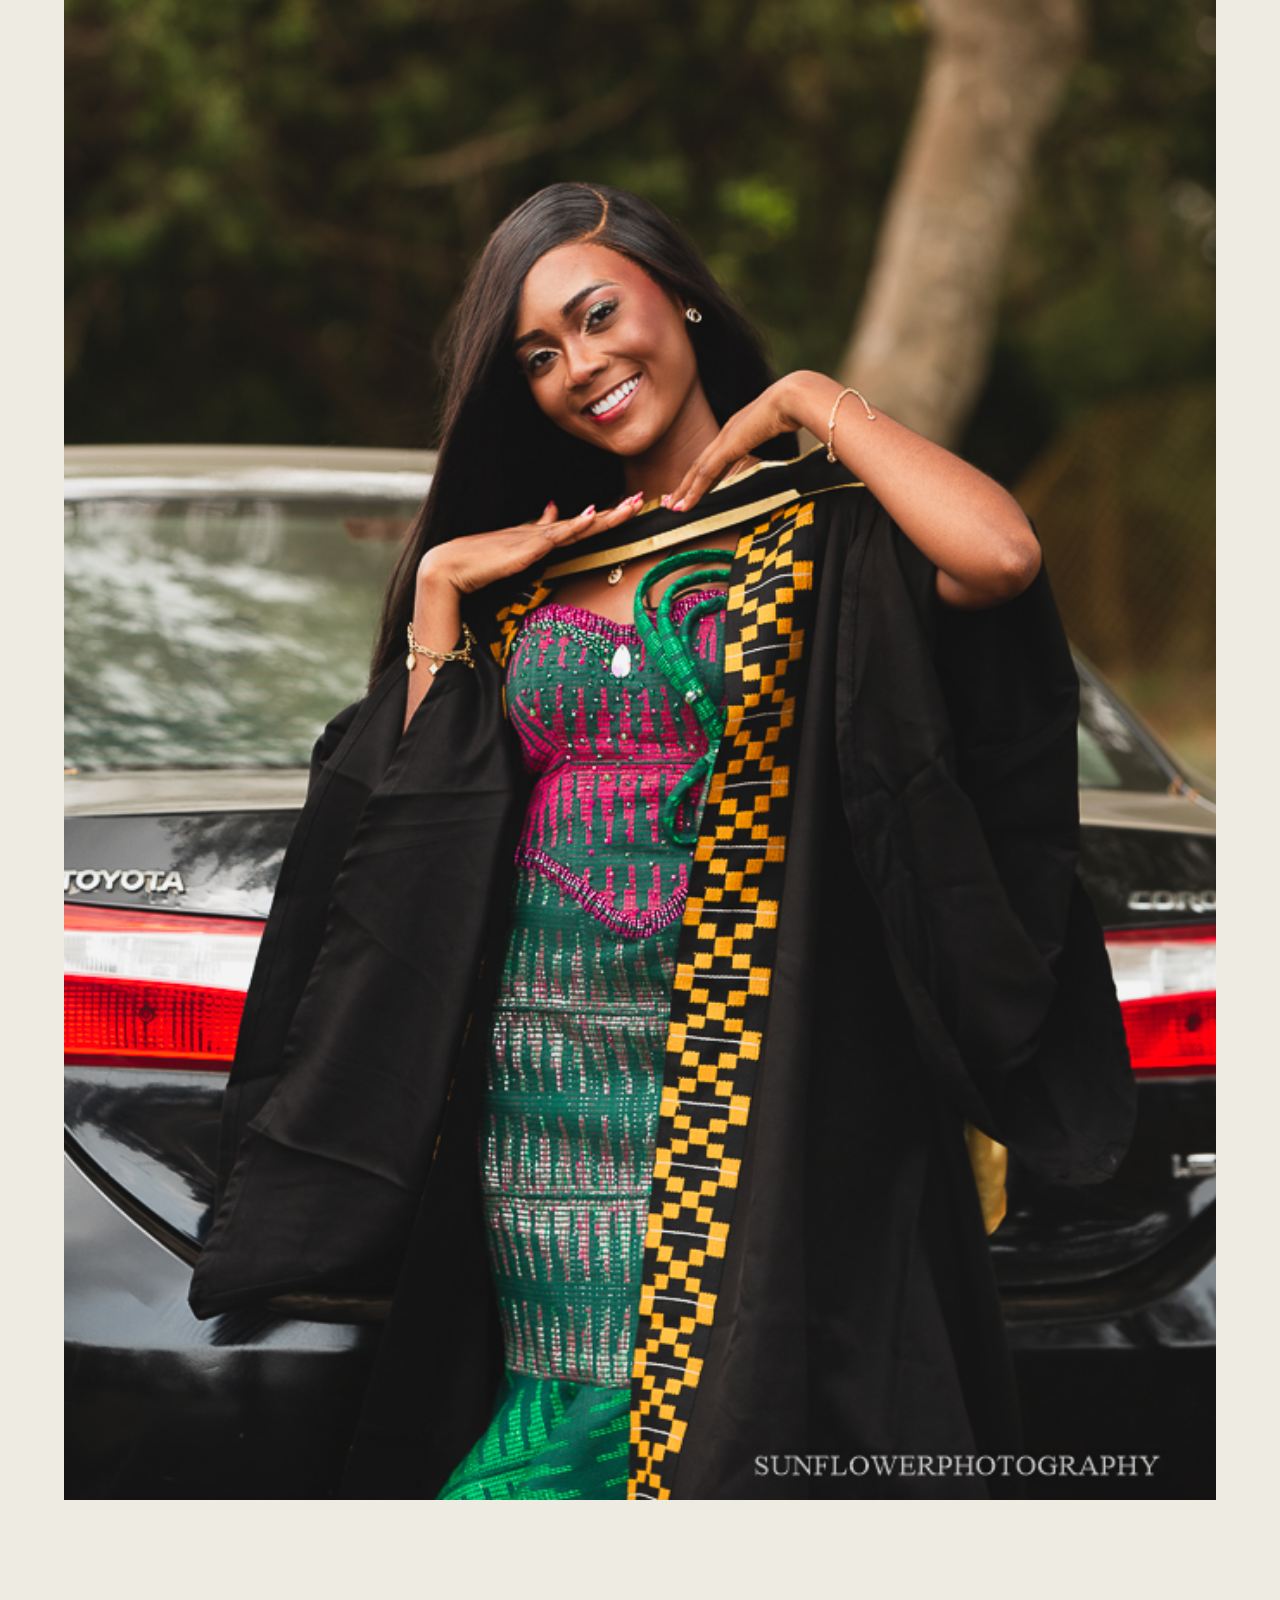
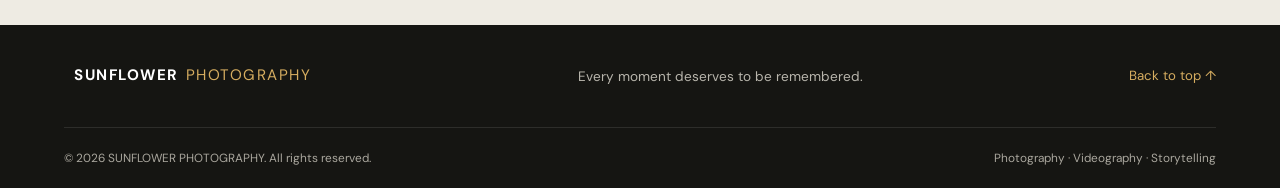
<file: portfolio.html>
<!DOCTYPE html>
<html lang="en">
<head>
    <meta charset="UTF-8">
    <meta name="viewport" content="width=device-width, initial-scale=1.0">
    <meta name="description" content="Explore the photography and videography portfolio of SUNFLOWER PHOTOGRAPHY in Ghana.">
    <title>Our Portfolio | SUNFLOWER PHOTOGRAPHY</title>

    <link rel="stylesheet" href="styles.css">

    <link rel="preconnect" href="https://fonts.googleapis.com">
    <link rel="preconnect" href="https://fonts.gstatic.com" crossorigin>

    <link href="https://fonts.googleapis.com/css2?family=DM+Sans:wght@400;500;600;700&family=Playfair+Display:wght@400;500;600;700&display=swap" rel="stylesheet">
</head>

<body id="top">

    <!-- Navigation -->
    <header class="header">
        <nav class="navbar container">

            <a href="index.html" class="logo">
                <span class="logo-icon"></span>
                SUNFLOWER<span class="logo-light">PHOTOGRAPHY</span>
            </a>

            <button class="menu-toggle" id="menuToggle"
                    aria-label="Toggle navigation" aria-expanded="false">
                ☰
            </button>

            <ul class="nav-links" id="navLinks">
               <li><a href="index.html">Home</a></li>
<li><a href="about.html">About</a></li>
<li><a href="services.html">Services</a></li>

<li><a href="packages.html">Packages</a></li>
<li><a href="book-a-session.html" class="nav-cta">Book a Session</a></li>
            </ul>

        </nav>
    </header>

    <main>

        <!-- Portfolio -->
        <section class="section portfolio" id="portfolio">

            <div class="container">

                <div class="section-heading">
                    <p class="eyebrow">SELECTED WORK</p>
                    <h2>Stories Through <em>Our Lens</em></h2>
                    <p>A glimpse into the moments we love capturing.</p>
                </div>

                <div class="gallery">

                    <a class="gallery-item gallery-tall" href="contact.html">
                        <img src="img/SunflowerPhotoGraphy.16jpg.jpg"
                             alt="Elegant wedding celebration"
                             loading="lazy">

                        <div class="gallery-label">
                            <span>01</span>
                            <h3>Weddings</h3>
                        </div>
                    </a>

                    <a class="gallery-item" href="contact.html">
                        <img src="img/VesterPamoja(420of380).jpg"
                             alt="Beautifully arranged event venue"
                             loading="lazy">

                        <div class="gallery-label">
                            <span>02</span>
                            <h3>Events</h3>
                        </div>
                    </a>

                    <a class="gallery-item" href="contact.html">
                        <img src="img/SUNFLOWERPHOTOGRAPHY-106.jpg"
                             alt="Portrait photography"
                             loading="lazy">

                        <div class="gallery-label">
                            <span>03</span>
                            <h3>Portraits</h3>
                        </div>
                    </a>

                    <a class="gallery-item" href="contact.html">
                        <img src="img/G46A6371.jpg"
                             alt="Wedding couple photography"
                             loading="lazy">

                        <div class="gallery-label">
                            <span>04</span>
                            <h3>Love Stories</h3>
                        </div>
                    </a>

                    <a class="gallery-item" href="contact.html">
                        <img src="img/$unflowerPhotoGraphy  (9 of 1).jpg"
                             alt="Live event and celebration"
                             loading="lazy">

                        <div class="gallery-label">
                            <span>05</span>
                            <h3>Celebrations</h3>
                        </div>
                    </a>

                </div>

                <p class="gallery-note"></p>

            </div>

        </section>

    </main>

    <!-- Footer -->
    <footer class="footer">

        <div class="container footer-main">

            <a href="index.html" class="logo">
                <span class="logo-icon"></span>
                SUNFLOWER<span class="logo-light">PHOTOGRAPHY</span>
            </a>

            <p>Every moment deserves to be remembered.</p>

            <a href="#top" class="back-top">Back to top ↑</a>

        </div>

        <div class="container footer-bottom">

            <p>© <span id="year"></span> SUNFLOWER PHOTOGRAPHY. All rights reserved.</p>

            <p>Photography · Videography · Storytelling</p>

        </div>

    </footer>

    <script>

        // Mobile navigation
        const menuToggle = document.getElementById("menuToggle");
        const navLinks = document.getElementById("navLinks");

        menuToggle.addEventListener("click", () => {
            const isOpen = navLinks.classList.toggle("active");
            menuToggle.setAttribute("aria-expanded", isOpen);
            menuToggle.textContent = isOpen ? "✕" : "☰";
        });

        document.querySelectorAll(".nav-links a").forEach(link => {
            link.addEventListener("click", () => {
                navLinks.classList.remove("active");
                menuToggle.setAttribute("aria-expanded", "false");
                menuToggle.textContent = "☰";
            });
        });

        // Automatic copyright year
        document.getElementById("year").textContent = new Date().getFullYear();

    </script>

</body>
</html>
</file>
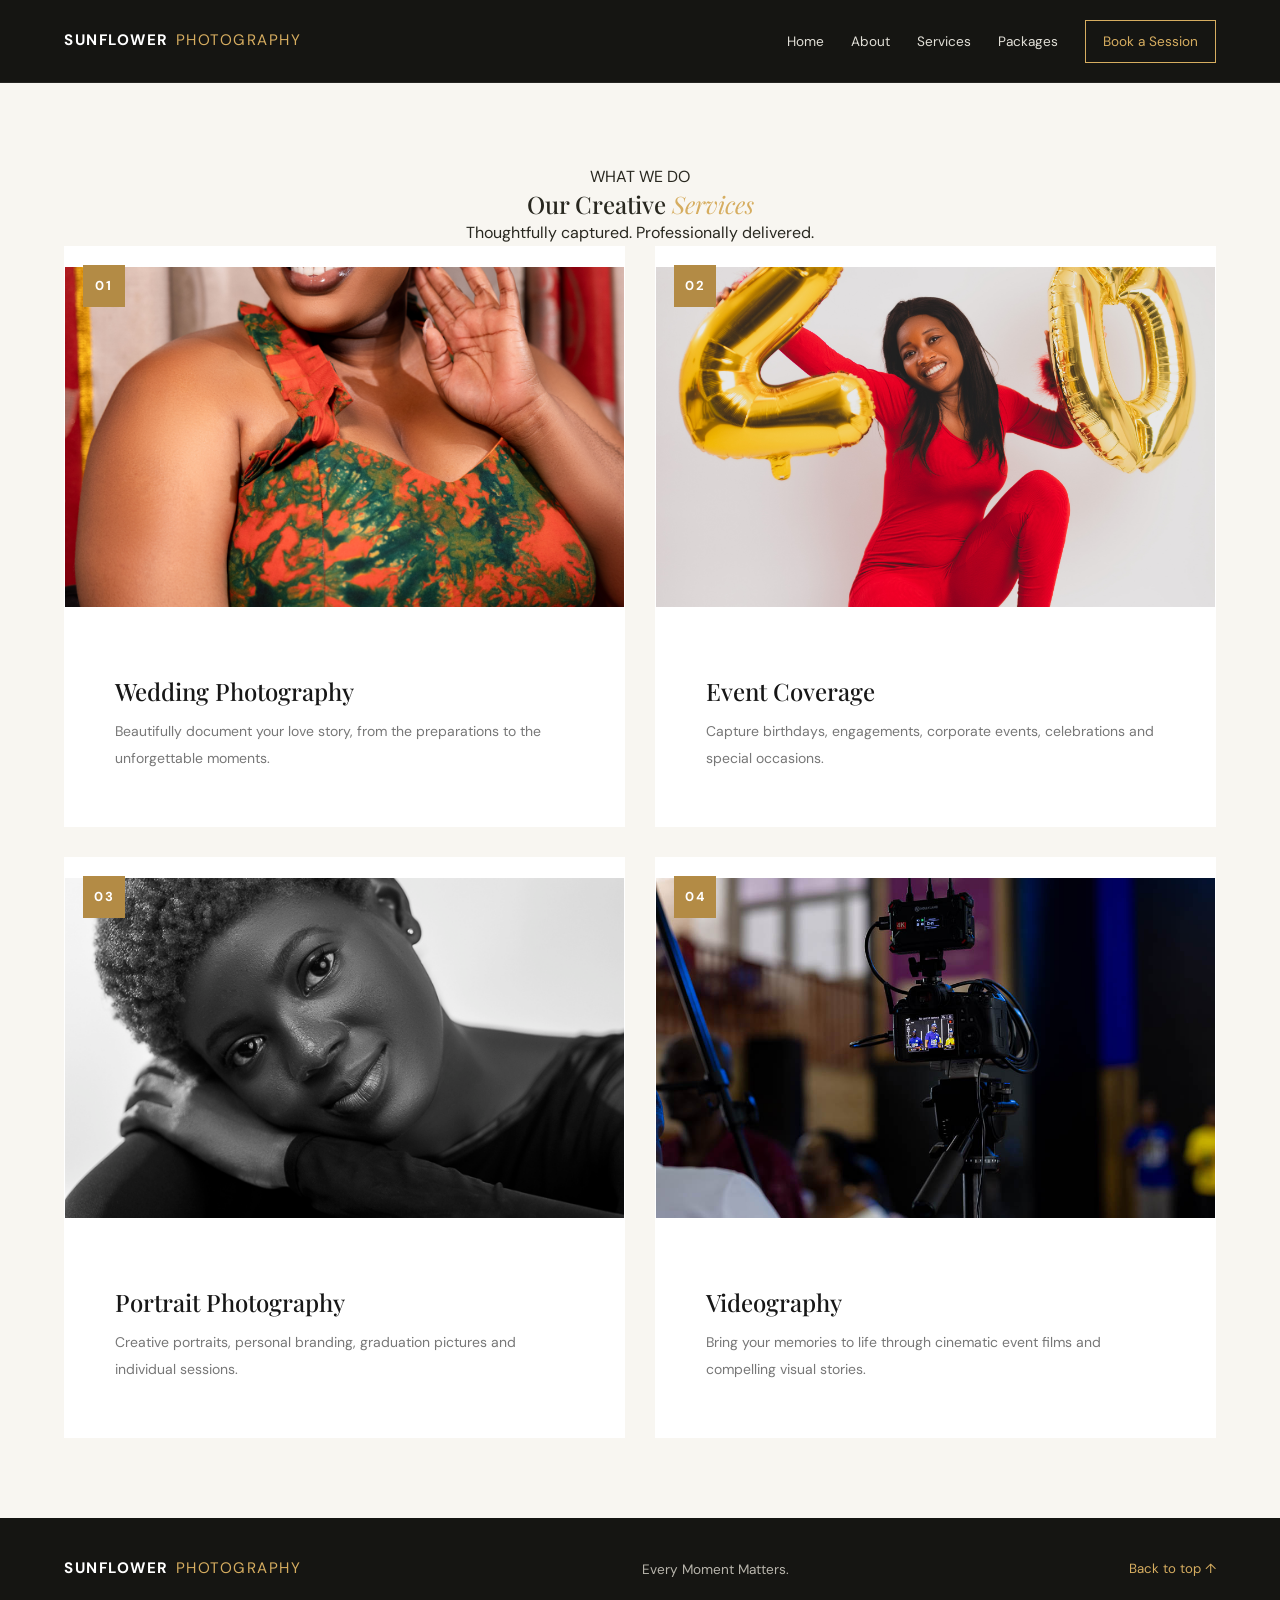
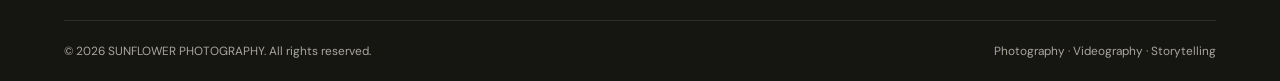
<file: services.html>
<!DOCTYPE html>
<html lang="en">
<head>
    <meta charset="UTF-8">
    <meta name="viewport" content="width=device-width, initial-scale=1.0">

    <meta name="description" content="Explore wedding photography, event coverage, portrait photography and videography services by Sunflower Photography in Ghana.">

    <title>Our Services | SUNFLOWER PHOTOGRAPHY</title>

    <link rel="stylesheet" href="styles.css">

    <link rel="preconnect" href="https://fonts.googleapis.com">
    <link rel="preconnect" href="https://fonts.gstatic.com" crossorigin>

    <link href="https://fonts.googleapis.com/css2?family=DM+Sans:wght@400;500;600;700&family=Playfair+Display:wght@400;500;600;700&display=swap" rel="stylesheet">
</head>

<body>

    <!-- HEADER -->
    <header class="header">
        <nav class="navbar container">

            <a href="index.html" class="logo">
                SUNFLOWER<span class="logo-light">PHOTOGRAPHY</span>
            </a>

            <button class="menu-toggle"
                    id="menuToggle"
                    aria-label="Toggle navigation"
                    aria-expanded="false">
                ☰
            </button>

            <ul class="nav-links" id="navLinks">
          <li><a href="index.html">Home</a></li>
<li><a href="about.html">About</a></li>
<li><a href="services.html">Services</a></li>

<li><a href="packages.html">Packages</a></li>
<li><a href="book-a-session.html" class="nav-cta">Book a Session</a></li>
            </ul>

        </nav>
    </header>


    <!-- SERVICES PAGE -->
    <main>

        <section class="services-gallery">

            <div class="container">

                <!-- INTRODUCTION -->
                <div class="services-heading">

                    <span class="services-label">WHAT WE DO</span>

                    <h1>
                        Our Creative <em>Services</em>
                    </h1>

                    <p>
                        Thoughtfully captured. Professionally delivered.
                    </p>

                </div>


                <!-- SERVICE CARDS -->
                <div class="service-grid">

                    <!-- WEDDING PHOTOGRAPHY -->
                    <article class="service-card">

                        <div class="service-number">01</div>

                        <img
                            src="img/SunflowerPhotoGraphy.16jpg.jpg"
                            alt="Wedding photography by Sunflower Photography"
                            class="service-image"
                            loading="lazy"
                        >

                        <div class="service-info">

                            <h3>Wedding Photography</h3>

                            <p>
                                Beautifully document your love story,
                                from the preparations to the unforgettable
                                moments.
                            </p>

                        </div>

                    </article>


                    <!-- EVENT COVERAGE -->
                    <article class="service-card">

                        <div class="service-number">02</div>

                        <img
                            src="img/1C5A9297-Edit.jpg"
                            alt="Event photography by Sunflower Photography"
                            class="service-image"
                            loading="lazy"
                        >

                        <div class="service-info">

                            <h3>Event Coverage</h3>

                            <p>
                                Capture birthdays, engagements, corporate
                                events, celebrations and special occasions.
                            </p>

                        </div>

                    </article>


                    <!-- PORTRAIT PHOTOGRAPHY -->
                    <article class="service-card">

                        <div class="service-number">03</div>

                        <img
                            src="img/$unflowerPhotoGraphy  (1 of 1).jpg"
                            alt="Portrait photography by Sunflower Photography"
                            class="service-image"
                            loading="lazy"
                        >

                        <div class="service-info">

                            <h3>Portrait Photography</h3>

                            <p>
                                Creative portraits, personal branding,
                                graduation pictures and individual sessions.
                            </p>

                        </div>

                    </article>


                    <!-- VIDEOGRAPHY -->
                    <article class="service-card">

                        <div class="service-number">04</div>

                        <img
                            src="img/AG-Youth Day 2026-177.jpg"
                            alt="Videography by Sunflower Photography"
                            class="service-image"
                            loading="lazy"
                        >

                        <div class="service-info">

                            <h3>Videography</h3>

                            <p>
                                Bring your memories to life through
                                cinematic event films and compelling
                                visual stories.
                            </p>

                        </div>

                    </article>

                </div>

            </div>

        </section>

    </main>


    <!-- FOOTER -->
    <footer class="footer">

        <div class="container footer-main">

            <a href="index.html" class="logo">
                SUNFLOWER<span class="logo-light">PHOTOGRAPHY</span>
            </a>

            <p>Every Moment Matters.</p>

            <a href="#" class="back-top">Back to top ↑</a>

        </div>

        <div class="container footer-bottom">

            <p>
                © <span id="year"></span>
                SUNFLOWER PHOTOGRAPHY. All rights reserved.
            </p>

            <p>Photography · Videography · Storytelling</p>

        </div>

    </footer>


    <!-- JAVASCRIPT -->
    <script>

        const menuToggle = document.getElementById("menuToggle");
        const navLinks = document.getElementById("navLinks");

        menuToggle.addEventListener("click", () => {

            const isOpen = navLinks.classList.toggle("active");

            menuToggle.setAttribute("aria-expanded", isOpen);

            menuToggle.textContent = isOpen ? "✕" : "☰";

        });

        document.querySelectorAll(".nav-links a").forEach(link => {

            link.addEventListener("click", () => {

                navLinks.classList.remove("active");

                menuToggle.setAttribute("aria-expanded", "false");

                menuToggle.textContent = "☰";

            });

        });

        document.getElementById("year").textContent =
            new Date().getFullYear();

    </script>

</body>
</html>
</file>
<file: styles.css>
/* ==========================================
   SUNFLOWER PHOTOGRAPHY
   Premium Photography Website
   ========================================== */

:root {
    --dark: #151512;
    --dark-soft: #20201b;
    --gold: #d6ad60;
    --gold-light: #efd39a;
    --cream: #f8f5ee;
    --white: #ffffff;
    --muted: #aaa79e;
    --text: #292820;
    --border: rgba(214, 173, 96, 0.25);
    --serif: "Playfair Display", Georgia, serif;
    --sans: "DM Sans", Arial, sans-serif;
}

* {
    margin: 0;
    padding: 0;
    box-sizing: border-box;
}

html {
    scroll-behavior: smooth;
    scroll-padding-top: 85px;
}

body {
    font-family: var(--sans);
    background: var(--cream);
    color: var(--text);
    line-height: 1.7;
}

img {
    display: block;
    width: 100%;
    height: 100%;
    object-fit: cover;
}

a {
    text-decoration: none;
    color: inherit;
}

button,
input,
textarea,
select {
    font: inherit;
}

.container {
    width: min(1160px, 90%);
    margin-inline: auto;
}

.section {
    padding: 100px 0;
}

.eyebrow {
    color: var(--gold);
    font-size: 0.73rem;
    font-weight: 700;
    letter-spacing: 3px;
    margin-bottom: 18px;
}

h1,
h2,
h3 {
    font-family: var(--serif);
    font-weight: 500;
    line-height: 1.2;
}

h2 {
    font-size: clamp(2.2rem, 4vw, 3.6rem);
    margin-bottom: 22px;
}

h2 em,
h1 em {
    color: var(--gold);
    font-weight: 400;
}

p {
    color: inherit;
}

/* Navigation */

.header {
    background: var(--dark);
    color: var(--white);
    position: sticky;
    top: 0;
    z-index: 1000;
    border-bottom: 1px solid rgba(255, 255, 255, 0.07);
}

.navbar {
    min-height: 82px;
    display: flex;
    align-items: center;
    justify-content: space-between;
    gap: 25px;
}

.logo {
    display: inline-flex;
    align-items: center;
    gap: 7px;
    font-size: 0.95rem;
    letter-spacing: 1.5px;
    font-weight: 700;
    white-space: nowrap;
}

.logo-icon {
    color: var(--gold);
    font-size: 1.65rem;
    margin-right: 3px;
}

.logo-light {
    color: var(--gold);
    font-weight: 400;
}

.nav-links {
    list-style: none;
    display: flex;
    align-items: center;
    gap: 27px;
}

.nav-links a {
    font-size: 0.85rem;
    color: #e1dfd7;
    transition: color 0.25s ease;
}

.nav-links a:hover {
    color: var(--gold);
}

.nav-links .nav-cta {
    border: 1px solid var(--gold);
    padding: 12px 17px;
    color: var(--gold);
}

.nav-links .nav-cta:hover {
    background: var(--gold);
    color: var(--dark);
}

.menu-toggle {
    display: none;
    background: transparent;
    border: 0;
    color: var(--gold);
    font-size: 1.7rem;
    cursor: pointer;
}

/* Buttons */

.btn {
    display: inline-flex;
    align-items: center;
    justify-content: center;
    padding: 14px 25px;
    border: 1px solid transparent;
    font-size: 0.82rem;
    font-weight: 700;
    letter-spacing: 0.4px;
    cursor: pointer;
    transition: background 0.25s ease, color 0.25s ease,
                transform 0.25s ease;
}

.btn:hover {
    transform: translateY(-2px);
}

.btn-gold {
    background: var(--gold);
    color: var(--dark);
}

.btn-gold:hover {
    background: var(--gold-light);
}

.btn-outline {
    border-color: rgba(255, 255, 255, 0.6);
    color: var(--white);
}

.btn-outline:hover {
    background: var(--white);
    color: var(--dark);
}

.btn-dark {
    background: var(--dark);
    color: var(--white);
    width: 100%;
}

.btn-dark:hover {
    background: #38372e;
}

/* Hero */

.hero {
    position: relative;
    min-height: 680px;
    display: flex;
    align-items: center;
    color: var(--white);
    background:
        url("img/SunflowerPhotoGraphy.16jpg.jpg")
        center 45% / cover no-repeat;
}

.hero-overlay {
    position: absolute;
    inset: 0;
    background: linear-gradient(
        90deg,
        rgba(15, 15, 12, 0.92) 0%,
        rgba(15, 15, 12, 0.68) 52%,
        rgba(15, 15, 12, 0.16) 100%
    );
}

.hero-content {
    position: relative;
    z-index: 1;
    padding-top: 65px;
    padding-bottom: 65px;
}

.hero h1 {
    font-size: clamp(3.2rem, 7vw, 6.1rem);
    letter-spacing: -2px;
    max-width: 800px;
    margin-bottom: 24px;
}

.hero-description {
    max-width: 490px;
    font-size: 1rem;
    color: #e2dfd7;
    margin-bottom: 32px;
}

.hero-buttons {
    display: flex;
    flex-wrap: wrap;
    gap: 14px;
}

.hero-location {
    color: #d0ccc1;
    font-size: 0.76rem;
    letter-spacing: 1.4px;
    margin-top: 35px;
}

/* About */

.about {
    background: var(--cream);
}

.about-grid {
    display: grid;
    grid-template-columns: 1fr 1fr;
    gap: 80px;
    align-items: center;
}

.about-image {
    position: relative;
    height: 490px;
    background: #e3ded1;
}

.about-image img {
    object-position: center;
}

.image-caption {
    position: absolute;
    left: 20px;
    bottom: 20px;
    padding: 13px 18px;
    background: var(--dark);
    color: var(--gold);
    font-size: 0.68rem;
    letter-spacing: 2px;
}

.about-content > p:not(.eyebrow) {
    color: #66635b;
    margin-bottom: 18px;
    font-size: 0.95rem;
}

.text-link {
    display: inline-block;
    margin-top: 12px;
    font-weight: 700;
    color: #8d692a;
    border-bottom: 1px solid var(--gold);
    padding-bottom: 4px;
}

/* Section headings */

.section-heading {
    text-align: center;
    max-width: 680px;
    margin: 0 auto 55px;
}

.section-heading > p:last-child {
    color: #79766c;
    font-size: 0.94rem;
}

/* Services */

.services {
    background: var(--dark);
    color: var(--white);
}

.service-grid {
    display: grid;
    grid-template-columns: repeat(4, minmax(0, 1fr));
    gap: 20px;
}

.service-card {
    position: relative;
    padding: 34px 25px;
    border: 1px solid rgba(255, 255, 255, 0.12);
    transition: border-color 0.3s, transform 0.3s;
}
.service-image {
    width: 100%;
    height: 255px;
    object-fit: cover;
    display: block;
    margin: 20px 0;
}

.service-card {
    overflow: hidden;
}
.service-card:hover {
    border-color: var(--gold);
    transform: translateY(-5px);
}

.service-number {
    color: var(--gold);
    font-size: 0.75rem;
    letter-spacing: 2px;
}

.service-icon {
    font-size: 2.1rem;
    color: var(--gold);
    margin: 24px 0 20px;
}

.service-card h3 {
    font-size: 1.35rem;
    margin-bottom: 15px;
}

.service-card p {
    color: #b8b5ac;
    font-size: 0.87rem;
}

/* Portfolio */

.portfolio {
    background: #eeebe3;
}



/* =================================
   HOMEPAGE - PINTEREST MASONRY GALLERY
================================= */

#home-gallery .gallery {
    position: relative;
    width: 100%;
}

#home-gallery .gallery-item {
    position: absolute;
    display: block;
    width: 0;
    margin: 0;
    padding: 0;
    overflow: hidden;
    background: transparent;
}

#home-gallery .gallery-item img {
    display: block;
    width: 100%;
    height: auto;
    object-fit: contain;
}

/* Keep images natural on hover */
#home-gallery .gallery-item:hover img {
    transform: none;
}

/* Remove extra space below gallery */
#home-gallery {
    padding-bottom: 0;
    margin-bottom: 0;
}

#home-gallery .container {
    padding-bottom: 0;
    margin-bottom: 0;
}

/* MOBILE PHONES */
@media (max-width: 480px) {
    .gallery {
        columns: 2;
    }
}

.gallery-label {
    position: absolute;
    z-index: 2;
    bottom: 22px;
    left: 22px;
    color: var(--white);
}

.gallery-label span {
    font-size: 0.7rem;
    color: var(--gold);
    letter-spacing: 2px;
}

.gallery-label h3 {
    font-size: 1.4rem;
}

.gallery-note {
    text-align: center;
    font-size: 0.76rem;
    color: #777369;
    margin-top: 25px;
}


/* Packages */

.packages {
    background: var(--cream);
}

.package-grid {
    display: grid;
    grid-template-columns: repeat(4, minmax(0, 1fr));
    gap: 18px;
    align-items: stretch;
}

.package-card {
    position: relative;
    display: flex;
    flex-direction: column;
    align-items: flex-start;
    padding: 32px 24px;
    border: 1px solid #ded8c9;
    background: #fffefa;
}

.package-card.featured {
    background: var(--dark);
    color: var(--white);
    border-color: var(--gold);
}

.popular-label {
    position: absolute;
    top: 0;
    right: 0;
    padding: 7px 12px;
    background: var(--gold);
    color: var(--dark);
    font-size: 0.62rem;
    letter-spacing: 1px;
    font-weight: 700;
}

.package-type {
    color: #9a7739;
    font-size: 0.7rem;
    font-weight: 700;
    letter-spacing: 2px;
    margin-bottom: 15px;
}

.package-card h3 {
    font-size: 1.7rem;
    margin-bottom: 12px;
}

.package-price {
    font-size: 1.55rem;
    font-weight: 700;
    margin-bottom: 16px;
    white-space: nowrap;
}

.package-description {
    font-size: 0.85rem;
    color: #777369;
    min-height: 70px;
    margin-bottom: 25px;
}

.package-card.featured .package-description {
    color: #c1beb4;
}

.package-card .btn {
    margin-top: auto;
}

.package-note {
    text-align: center;
    max-width: 760px;
    margin: 30px auto 0;
    color: #777369;
    font-size: 0.8rem;
}

/* Booking banner */

.booking-banner {
    background:
        linear-gradient(rgba(19, 19, 15, 0.86), rgba(19, 19, 15, 0.88)),
        url("img/SunflowerPhotoGraphy.jpg")
        center / cover no-repeat;
    color: var(--white);
    text-align: center;
    padding: 95px 0;
}

.booking-content h2 {
    margin-bottom: 20px;
}

.booking-content > p:not(.eyebrow) {
    color: #d0ccc1;
    margin-bottom: 30px;
}

/* Contact */

.contact {
    background: #eeebe3;
}

.contact-grid {
    display: grid;
    grid-template-columns: 0.85fr 1.15fr;
    gap: 80px;
}

.contact-intro > p:not(.eyebrow) {
    color: #6f6c62;
    margin-bottom: 32px;
}

.contact-detail {
    padding: 18px 0;
    border-top: 1px solid #d8d2c4;
}

.contact-detail span {
    color: #987438;
    font-size: 0.7rem;
    font-weight: 700;
    letter-spacing: 2px;
}

.contact-detail p {
    margin-top: 5px;
    font-size: 0.9rem;
}

.contact-form {
    background: var(--white);
    padding: 35px;
    border: 1px solid #e1dccf;
}

.form-row {
    display: grid;
    grid-template-columns: 1fr 1fr;
    gap: 18px;
}

.form-group {
    margin-bottom: 20px;
    min-width: 0;
}

.form-group label {
    display: block;
    margin-bottom: 8px;
    font-size: 0.8rem;
    font-weight: 700;
}

.form-group input,
.form-group select,
.form-group textarea {
    width: 100%;
    min-width: 0;
    padding: 13px 14px;
    border: 1px solid #ddd8cc;
    background: #fcfbf8;
    color: var(--text);
    outline: none;
    border-radius: 0;
}

.form-group input:focus,
.form-group select:focus,
.form-group textarea:focus {
    border-color: #b58b40;
    box-shadow: 0 0 0 2px rgba(214, 173, 96, 0.12);
}

.form-group textarea {
    resize: vertical;
}

.form-submit {
    width: 100%;
}

.form-note {
    margin-top: 14px;
    color: #777369;
    font-size: 0.76rem;
}

/* Footer */

.footer {
    background: var(--dark);
    color: var(--white);
}

.footer-main {
    display: flex;
    justify-content: space-between;
    align-items: center;
    gap: 25px;
    padding-top: 38px;
    padding-bottom: 38px;
}

.footer-main > p {
    color: #b8b5ac;
    font-size: 0.85rem;
}

.back-top {
    color: var(--gold);
    font-size: 0.83rem;
}

.footer-bottom {
    display: flex;
    justify-content: space-between;
    gap: 20px;
    padding-top: 20px;
    padding-bottom: 20px;
    border-top: 1px solid rgba(255, 255, 255, 0.1);
}

.footer-bottom p {
    color: #aaa79e;
    font-size: 0.74rem;
}

/* Tablet */

@media (max-width: 1000px) {
    .nav-links {
        gap: 15px;
    }

    .nav-links a {
        font-size: 0.78rem;
    }

    .logo {
        font-size: 0.8rem;
        letter-spacing: 0.7px;
    }

    .about-grid,
    .contact-grid {
        gap: 40px;
    }

    .service-grid {
        grid-template-columns: repeat(2, minmax(0, 1fr));
    }

    .package-grid {
        grid-template-columns: repeat(2, minmax(0, 1fr));
    }
}

/* Mobile */

@media (max-width: 700px) {
    .section {
        padding: 70px 0;
    }

    .navbar {
        min-height: 72px;
    }

    .menu-toggle {
        display: block;
    }

    .nav-links {
        display: none;
        position: absolute;
        top: 72px;
        left: 0;
        right: 0;
        padding: 20px 5% 28px;
        flex-direction: column;
        align-items: stretch;
        gap: 0;
        background: var(--dark);
        border-top: 1px solid var(--border);
    }

    .nav-links.active {
        display: flex;
    }

    .nav-links li a {
        display: block;
        padding: 12px 0;
        font-size: 0.9rem;
    }

    .nav-links .nav-cta {
        display: inline-block;
        text-align: center;
        margin-top: 10px;
        padding: 12px 16px;
    }

    .hero {
        min-height: 620px;
        background-position: 60% center;
    }

    .hero-overlay {
        background: linear-gradient(
            90deg,
            rgba(15, 15, 12, 0.9),
            rgba(15, 15, 12, 0.56)
        );
    }

    .hero h1 {
        font-size: clamp(2.8rem, 11vw, 4.4rem);
        letter-spacing: -1px;
    }

    .hero-description {
        font-size: 0.92rem;
    }

    .hero-buttons {
        align-items: stretch;
        flex-direction: column;
        max-width: 280px;
    }

    .about-grid,
    .contact-grid {
        grid-template-columns: 1fr;
        gap: 35px;
    }

    .about-image {
        height: 350px;
    }

    .service-grid {
        grid-template-columns: 1fr;
    }

    .service-card {
        padding: 28px;
    }

    .gallery {
        grid-template-columns: repeat(2, minmax(0, 1fr));
        grid-auto-rows: 220px;
        gap: 12px;
    }

    .gallery-item. {
        grid-row: span 1;
    }

    .gallery-label {
        bottom: 12px;
        left: 13px;
    }

    .gallery-label h3 {
        font-size: 1.1rem;
    }

    .package-grid {
        grid-template-columns: 1fr;
    }

    .package-description {
        min-height: 0;
    }

    .booking-banner {
        padding: 75px 0;
    }

    .contact-form {
        padding: 24px 18px;
    }

    .form-row {
        grid-template-columns: 1fr;
        gap: 0;
    }

    .footer-main,
    .footer-bottom {
        flex-direction: column;
        align-items: flex-start;
    }

    .footer-main {
        gap: 15px;
    }
}

/* FOOTER SOCIAL MEDIA LINKS */
.footer-socials {
    display: flex;
    align-items: center;
    justify-content: center;
    gap: 12px;
    margin: 4px 0;
}

.footer-socials a {
    display: inline-flex;
    align-items: center;
    gap: 5px;
    color: #d4af70;
    text-decoration: none;
    font-size: 11px;
    transition: color 0.3s ease;
}

.footer-socials a svg {
    width: 14px;
    height: 14px;
    flex-shrink: 0;
}

.footer-socials a:hover {
    color: #ffffff;
}


/* Accessibility */

@media (prefers-reduced-motion: reduce) {
    *,
    *::before,
    *::after {
        scroll-behavior: auto !important;
        transition-duration: 0.01ms !important;
        animation-duration: 0.01ms !important;
    }
}

/* =========================================
   SUNFLOWER PHOTOGRAPHY - SERVICES PAGE
========================================= */

/* Services Section */
.services {
    background: #f8f6f1;
    padding: 100px 0;
}

/* Section Heading */
.services .section-heading {
    text-align: center;
    max-width: 700px;
    margin: 0 auto 60px;
}

.services .section-heading .eyebrow {
    color: #b38b45;
    font-size: 12px;
    font-weight: 700;
    letter-spacing: 3px;
    margin-bottom: 15px;
}

.services .section-heading h2 {
    font-family: 'Playfair Display', serif;
    font-size: clamp(32px, 5vw, 48px);
    color: #171717;
    margin-bottom: 18px;
}

.services .section-heading h2 em {
    color: #b38b45;
    font-style: italic;
}

.services .section-heading > p:last-child {
    color: #777;
    font-size: 15px;
    line-height: 1.8;
}


/* Services Grid */
.service-grid {
    display: grid;
    grid-template-columns: repeat(2, 1fr);
    gap: 35px;
}


/* Individual Service Card */
.service-card {
    position: relative;
    background: #ffffff;
    padding: 0 0 30px;
    overflow: hidden;
    transition: transform 0.4s ease,
                box-shadow 0.4s ease;
}

.service-card:hover {
    transform: translateY(-8px);
    box-shadow: 0 15px 35px rgba(0, 0, 0, 0.10);
}


/* Service Number */
.service-number {
    position: absolute;
    top: 18px;
    left: 18px;
    z-index: 2;
    background: #b38b45;
    color: #ffffff;
    width: 42px;
    height: 42px;
    display: flex;
    align-items: center;
    justify-content: center;
    font-size: 13px;
    font-weight: 700;
}


/* Service Images */
.service-card .service-image {
    display: block;
    width: 100%;
    height: 340px;
    object-fit: cover;
    object-position: center;
    transition: transform 0.6s ease;
}

.service-card:hover .service-image {
    transform: scale(1.04);
}


/* Service Titles */
.service-card h3 {
    font-family: 'Playfair Display', serif;
    font-size: 25px;
    color: #171717;
    margin: 25px 25px 12px;
}


/* Service Description */
.service-card p {
    color: #777;
    font-size: 14px;
    line-height: 1.9;
    margin: 0 25px;
}


/* =========================================
   BOOKING BANNER
========================================= */

.booking-banner {
    background: #171717;
    padding: 90px 20px;
    text-align: center;
    color: #ffffff;
}

.booking-content {
    max-width: 750px;
    margin: 0 auto;
}

.booking-content .eyebrow {
    color: #c6a15c;
    font-size: 12px;
    font-weight: 700;
    letter-spacing: 3px;
    margin-bottom: 20px;
}

.booking-content h2 {
    font-family: 'Playfair Display', serif;
    font-size: clamp(30px, 5vw, 46px);
    margin-bottom: 20px;
}

.booking-content h2 em {
    color: #c6a15c;
}

.booking-content > p:not(.eyebrow) {
    color: #cccccc;
    font-size: 15px;
    line-height: 1.8;
    margin-bottom: 30px;
}


/* Booking Button */
.booking-content .btn-gold {
    display: inline-block;
    background: #b38b45;
    color: #ffffff;
    padding: 15px 35px;
    text-decoration: none;
    font-size: 13px;
    font-weight: 700;
    letter-spacing: 1px;
    transition: background 0.3s ease;
}

.booking-content .btn-gold:hover {
    background: #967238;
}


/* =========================================
   RESPONSIVE DESIGN
========================================= */

/* Tablets */
@media (max-width: 900px) {

    .service-grid {
        gap: 25px;
    }

    .service-card .service-image {
        height: 280px;
    }

}


/* Mobile Phones */
@media (max-width: 600px) {

    .services {
        padding: 70px 0;
    }

    .services .section-heading {
        margin-bottom: 40px;
        padding: 0 10px;
    }

    .service-grid {
        grid-template-columns: 1fr;
        gap: 25px;
    }

    .service-card .service-image {
        height: 260px;
    }

    .service-card h3 {
        font-size: 23px;
    }

    .booking-banner {
        padding: 70px 20px;
    }

}

/* SERVICES PAGE */

.services {
    background: #f8f6f1;
    padding: 100px 0;
}

.services .section-heading {
    text-align: center;
    max-width: 700px;
    margin: 0 auto 55px;
}

.services .eyebrow {
    color: #b38b45;
    letter-spacing: 3px;
    font-size: 12px;
    font-weight: 700;
    margin-bottom: 15px;
}

.services .section-heading h2 {
    font-family: 'Playfair Display', serif;
    font-size: 45px;
    margin-bottom: 15px;
}

.services .section-heading h2 em {
    color: #b38b45;
}

.services .section-heading p:last-child {
    color: #777;
    line-height: 1.8;
}

.service-grid {
    display: grid;
    grid-template-columns: repeat(2, 1fr);
    gap: 30px;
}

.service-card {
    background: #fff;
    overflow: hidden;
    transition: 0.4s ease;
}

.service-card:hover {
    transform: translateY(-7px);
    box-shadow: 0 12px 30px rgba(0,0,0,0.1);
}

.service-image {
    display: block;
    width: 100%;
    height: 350px;
    object-fit: cover;
    transition: transform 0.5s ease;
}

.service-card:hover .service-image {
    transform: scale(1.03);
}

.service-info {
    padding: 25px;
}

.service-info h3 {
    font-family: 'Playfair Display', serif;
    font-size: 24px;
    margin-bottom: 10px;
    color: #171717;
}

.service-info p {
    font-size: 14px;
    color: #777;
    line-height: 1.8;
}

/* MOBILE RESPONSIVENESS */

@media (max-width: 650px) {

    .services {
        padding: 65px 0;
    }

    .services .section-heading h2 {
        font-size: 34px;
    }

    .service-grid {
        grid-template-columns: 1fr;
    }

    .service-image {
        height: 280px;
    }

}

/* =====================================
   SERVICES PAGE
===================================== */

.services {
    background: #f8f6f1;
    padding: 100px 0;
}

/* SERVICES HEADING */

.services .section-heading {
    text-align: center;
    max-width: 700px;
    margin: 0 auto 55px;
}

.services .eyebrow {
    color: #b38b45;
    font-size: 12px;
    font-weight: 700;
    letter-spacing: 3px;
    margin-bottom: 15px;
}

.services .section-heading h2 {
    font-family: 'Playfair Display', serif;
    font-size: clamp(34px, 5vw, 48px);
    margin-bottom: 15px;
    color: #171717;
}

.services .section-heading h2 em {
    color: #b38b45;
}

.services .section-heading p:last-child {
    color: #777;
    font-size: 15px;
    line-height: 1.8;
}

/* SERVICE GRID */

.service-grid {
    display: grid;
    grid-template-columns: repeat(2, 1fr);
    gap: 30px;
}

/* SERVICE CARD */

.service-card {
    position: relative;
    background: #ffffff;
    overflow: hidden;
    transition: transform 0.4s ease,
                box-shadow 0.4s ease;
}

.service-card:hover {
    transform: translateY(-6px);
    box-shadow: 0 12px 30px rgba(0,0,0,0.10);
}

/* SERVICE NUMBER */

.service-number {
    position: absolute;
    top: 18px;
    left: 18px;
    z-index: 2;
    width: 42px;
    height: 42px;
    display: flex;
    justify-content: center;
    align-items: center;
    background: #b38b45;
    color: #ffffff;
    font-size: 13px;
    font-weight: 700;
}

/* SERVICE IMAGE */

.service-image {
    display: block;
    width: 100%;
    height: 350px;
    object-fit: cover;
    transition: transform 0.5s ease;
}

.service-card:hover .service-image {
    transform: scale(1.03);
}

/* SERVICE TEXT */

.service-info {
    padding: 25px;
}

.service-info h3 {
    font-family: 'Playfair Display', serif;
    font-size: 24px;
    color: #171717;
    margin-bottom: 12px;
}

.service-info p {
    color: #777;
    font-size: 14px;
    line-height: 1.9;
}

/* MOBILE RESPONSIVENESS */

@media (max-width: 650px) {

    .services {
        padding: 65px 0;
    }

    .services .section-heading {
        margin-bottom: 40px;
    }

    .services .section-heading h2 {
        font-size: 34px;
    }

    .service-grid {
        grid-template-columns: 1fr;
        gap: 25px;
    }

    .service-image {
        height: 280px;
    }

}

/* =====================================
   SERVICES PAGE - FOUR ITEMS ONLY
===================================== */

.services-gallery {
    background: #f8f6f1;
    padding: 80px 0;
}

.service-grid {
    display: grid;
    grid-template-columns: repeat(2, 1fr);
    gap: 30px;
}

.service-card {
    position: relative;
    background: #ffffff;
    overflow: hidden;
    transition: transform 0.4s ease,
                box-shadow 0.4s ease;
}

.service-card:hover {
    transform: translateY(-6px);
    box-shadow: 0 12px 30px rgba(0, 0, 0, 0.10);
}

/* NUMBER */
.service-number {
    position: absolute;
    top: 18px;
    left: 18px;
    z-index: 2;
    width: 42px;
    height: 42px;
    display: flex;
    justify-content: center;
    align-items: center;
    background: #b38b45;
    color: #ffffff;
    font-size: 13px;
    font-weight: 700;
}

/* IMAGE */
.service-image {
    display: block;
    width: 100%;
    height: 350px;
    object-fit: cover;
    transition: transform 0.5s ease;
}

.service-card:hover .service-image {
    transform: scale(1.03);
}

/* SERVICE DETAILS */
.service-info {
    padding: 25px;
}

.service-info h3 {
    font-family: 'Playfair Display', serif;
    font-size: 24px;
    color: #171717;
    margin-bottom: 12px;
}

.service-info p {
    font-family: 'DM Sans', sans-serif;
    font-size: 14px;
    color: #777777;
    line-height: 1.9;
}

/* MOBILE RESPONSIVENESS */
@media (max-width: 650px) {

    .services-gallery {
        padding: 40px 0;
    }

    .service-grid {
        grid-template-columns: 1fr;
        gap: 25px;
    }

    .service-image {
        height: 280px;
    }

}
.section-heading .section-label {
    color: var(--gold);
}

.section-heading h1 {
    color: var(--gold);
    font-weight: 400;
}
/* SERVICES PAGE HEADING */

.section-heading .section-label {
    color: var(--gold);
}

.section-heading h1 {
    color: #171717;
    font-weight: 700;
}

.services-heading .services-label {
    display: block;
    text-align: center;
}

.services-heading h1 {
    text-align: center;
}

.services-heading p {
    text-align: center;
}
.booking-banner {
    background:
        linear-gradient(rgba(0, 0, 0, 0.65), rgba(0, 0, 0, 0.65)),
        url("img/SunflowerPhotoGraphy.jpg") center center / cover no-repeat;
}
.contact {
    background:
        linear-gradient(rgba(0, 0, 0, 0.65), rgba(0, 0, 0, 0.65)),
        url("img/ring.jpg") center center / cover no-repeat;
}
</file>
